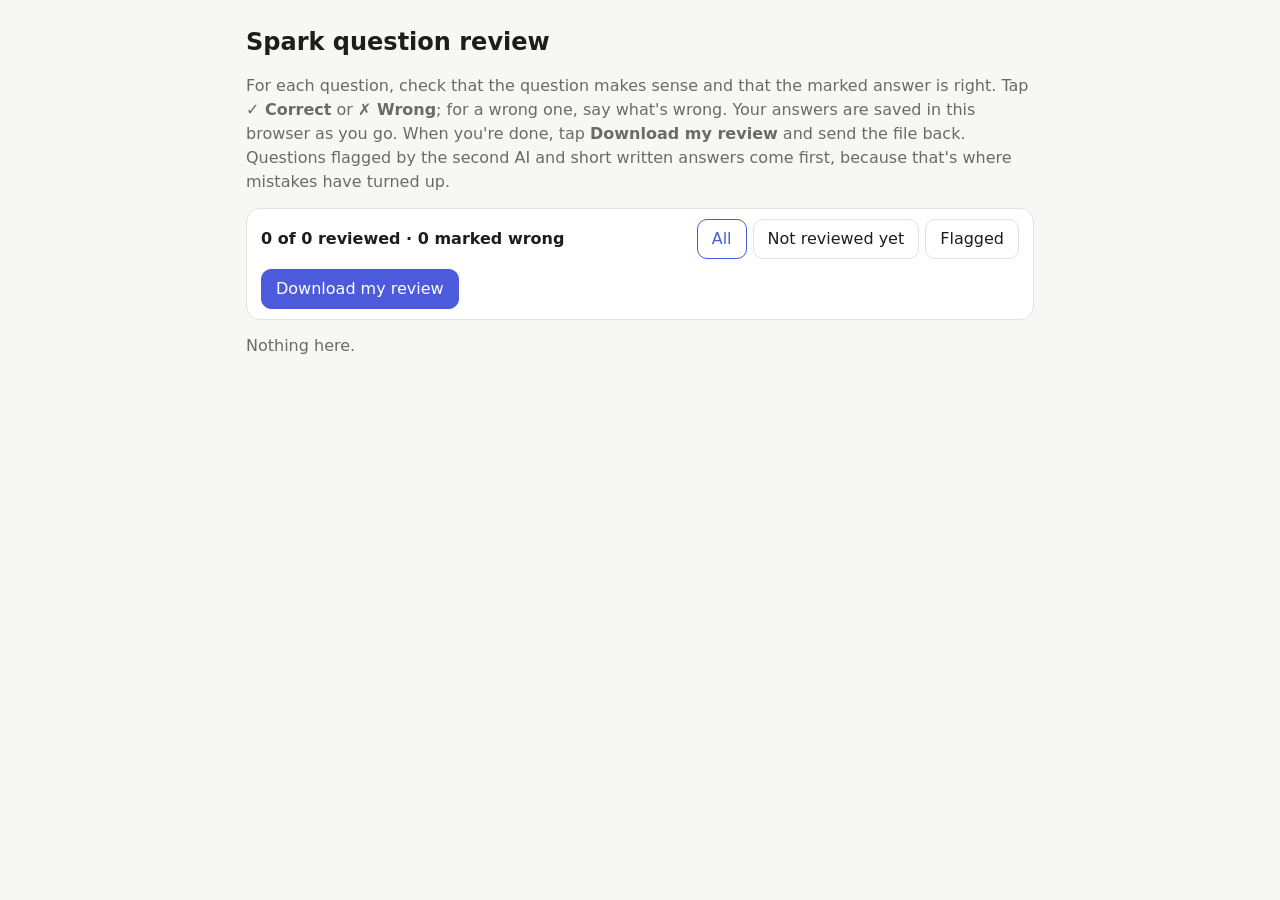
<file: tests/bank/review-template.html>
<!doctype html>
<html lang="en">
<head>
<meta charset="utf-8">
<meta name="viewport" content="width=device-width, initial-scale=1">
<title>Spark question review</title>
<style>
  :root { --bg: #f7f7f5; --panel: #fff; --ink: #1d1d1b; --muted: #6b6b66; --line: #e3e2dd; --accent: #4b5bdc; --good: #1f9d63; --bad: #c8412b; }
  @media (prefers-color-scheme: dark) { :root { --bg: #151514; --panel: #1f1f1d; --ink: #ecebe6; --muted: #a3a29b; --line: #34332f; --accent: #8b97ff; --good: #3dcb8a; --bad: #ff7a63; } }
  * { box-sizing: border-box; }
  body { margin: 0; background: var(--bg); color: var(--ink); font: 16px/1.5 system-ui, -apple-system, "Segoe UI", sans-serif; }
  main { max-width: 820px; margin: 0 auto; padding: 24px 16px 96px; display: grid; gap: 14px; }
  h1 { margin: 0; font-size: 24px; }
  .lead { margin: 0; color: var(--muted); }
  .bar { position: sticky; top: 0; z-index: 2; display: flex; gap: 10px; align-items: center; flex-wrap: wrap; padding: 10px 14px; background: var(--panel); border: 1px solid var(--line); border-radius: 14px; }
  .bar .n { font-weight: 600; } .bar .sp { flex: 1; }
  button { font: inherit; padding: 7px 14px; border-radius: 10px; border: 1px solid var(--line); background: var(--panel); color: var(--ink); cursor: pointer; }
  button.pri { background: var(--accent); border-color: var(--accent); color: #fff; }
  .q { padding: 16px; background: var(--panel); border: 1px solid var(--line); border-radius: 16px; display: grid; gap: 8px; min-width: 0; }
  .q.ok { border-color: var(--good); } .q.wrong { border-color: var(--bad); }
  .meta { display: flex; gap: 6px; flex-wrap: wrap; font-size: 13px; color: var(--muted); }
  .meta span { padding: 1px 8px; border: 1px solid var(--line); border-radius: 999px; }
  .meta .flag { color: var(--bad); border-color: var(--bad); }
  .text { white-space: pre-wrap; overflow-wrap: anywhere; font-weight: 500; }
  ol.opts { margin: 0; padding-left: 0; list-style: none; display: grid; gap: 4px; }
  ol.opts li { padding: 4px 10px; border-radius: 8px; overflow-wrap: anywhere; }
  ol.opts li.key { background: color-mix(in srgb, var(--good) 14%, transparent); font-weight: 600; }
  .ans { padding: 8px 10px; border-radius: 8px; background: color-mix(in srgb, var(--good) 10%, transparent); overflow-wrap: anywhere; }
  .small { font-size: 14px; color: var(--muted); overflow-wrap: anywhere; }
  .acts { display: flex; gap: 8px; flex-wrap: wrap; align-items: center; }
  .acts button[aria-pressed="true"].okb { background: var(--good); border-color: var(--good); color: #fff; }
  .acts button[aria-pressed="true"].badb { background: var(--bad); border-color: var(--bad); color: #fff; }
  textarea { width: 100%; min-height: 54px; font: inherit; padding: 8px; border-radius: 10px; border: 1px solid var(--line); background: var(--bg); color: var(--ink); }
  .filters { display: flex; gap: 6px; flex-wrap: wrap; }
  .filters button[aria-pressed="true"] { border-color: var(--accent); color: var(--accent); }
</style>
</head>
<body>
<main>
  <h1>Spark question review</h1>
  <p class="lead">For each question, check that the question makes sense and that the marked answer is right. Tap <b>✓ Correct</b> or <b>✗ Wrong</b>; for a wrong one, say what's wrong. Your answers are saved in this browser as you go. When you're done, tap <b>Download my review</b> and send the file back. Questions flagged by the second AI and short written answers come first, because that's where mistakes have turned up.</p>
  <div class="bar"><span class="n" id="count"></span><span class="sp"></span>
    <div class="filters" id="filters"><button data-f="all" aria-pressed="true">All</button><button data-f="todo" aria-pressed="false">Not reviewed yet</button><button data-f="flag" aria-pressed="false">Flagged</button></div>
    <button class="pri" id="dl">Download my review</button></div>
  <div id="list"></div>
</main>
<script>
const DATA = /*DATA*/[];
const KEY = 'spark-review-' + (DATA.length ? DATA[0].id + DATA.length : 'x');
let D = {}; try { D = JSON.parse(localStorage.getItem(KEY) || '{}'); } catch (e) {}
const save = () => { try { localStorage.setItem(KEY, JSON.stringify(D)); } catch (e) {} };
const esc = s => String(s == null ? '' : s).replace(/[&<>"']/g, c => ({ '&': '&amp;', '<': '&lt;', '>': '&gt;', '"': '&quot;', "'": '&#39;' }[c]));
let filter = 'all';
const flagged = q => q.crossCheck && q.crossCheck.result !== 'agree';
function card(q) {
  const d = D[q.id] || {}, L = 'ABCD';
  return `<article class="q ${d.verdict || ''}" data-id="${esc(q.id)}">
    <div class="meta"><span>${esc(q.subject)}${q.class ? ' · Class ' + q.class : ''}</span><span>${esc(q.topic)}</span><span>Level ${q.level}</span><span>${q.type === 'mcq' ? 'Multiple choice' : 'Short answer'}</span>${flagged(q) ? `<span class="flag">Flagged: second AI ${esc(q.crossCheck.result)}${q.crossCheck.checkerAnswer ? ' (chose ' + esc(q.crossCheck.checkerAnswer) + ')' : ''}</span>` : ''}<span>${esc(q.id)}</span></div>
    <div class="text">${esc(q.q)}</div>
    ${q.type === 'mcq' ? `<ol class="opts">${q.options.map((o, i) => `<li class="${L[i] === q.answer ? 'key' : ''}">${L[i]}) ${esc(o)}${L[i] === q.answer ? ' ✓ marked answer' : ''}</li>`).join('')}</ol>` : `<div class="ans"><b>Marked answer:</b> ${esc(q.answer)}<br><span class="small">Key points: ${esc((q.keyPoints || []).join(' · '))}</span></div>`}
    <div class="small"><b>Why:</b> ${esc(q.explanation)}</div>
    ${q.crossCheck && q.crossCheck.note ? `<div class="small"><b>Notes:</b> ${esc(q.crossCheck.note)}</div>` : ''}
    <div class="acts"><button class="okb" data-v="ok" aria-pressed="${d.verdict === 'ok'}">✓ Correct</button><button class="badb" data-v="wrong" aria-pressed="${d.verdict === 'wrong'}">✗ Wrong</button></div>
    <textarea placeholder="What's wrong, or the right answer (optional)" aria-label="Note for ${esc(q.id)}">${esc(d.note || '')}</textarea>
  </article>`;
}
function render() {
  const show = DATA.filter(q => filter === 'all' || (filter === 'todo' && !(D[q.id] && D[q.id].verdict)) || (filter === 'flag' && flagged(q)));
  document.getElementById('list').innerHTML = show.map(card).join('') || '<p class="lead">Nothing here.</p>';
  const done = DATA.filter(q => D[q.id] && D[q.id].verdict).length, wrong = DATA.filter(q => D[q.id] && D[q.id].verdict === 'wrong').length;
  document.getElementById('count').textContent = `${done} of ${DATA.length} reviewed · ${wrong} marked wrong`;
}
document.getElementById('list').addEventListener('click', e => {
  const b = e.target.closest('button[data-v]'); if (!b) return;
  const id = b.closest('.q').dataset.id; D[id] = Object.assign(D[id] || {}, { verdict: b.dataset.v }); save(); render();
});
document.getElementById('list').addEventListener('input', e => {
  if (e.target.tagName !== 'TEXTAREA') return; const id = e.target.closest('.q').dataset.id; D[id] = Object.assign(D[id] || {}, { note: e.target.value }); save();
  const done = DATA.filter(q => D[q.id] && D[q.id].verdict).length; document.getElementById('count').textContent = `${done} of ${DATA.length} reviewed`;
});
document.getElementById('filters').addEventListener('click', e => { const b = e.target.closest('button'); if (!b) return; filter = b.dataset.f; document.querySelectorAll('#filters button').forEach(x => x.setAttribute('aria-pressed', String(x === b))); render(); });
document.getElementById('dl').onclick = () => {
  const decisions = DATA.filter(q => D[q.id] && D[q.id].verdict).map(q => ({ id: q.id, verdict: D[q.id].verdict, note: D[q.id].note || '' }));
  const a = document.createElement('a'); a.href = URL.createObjectURL(new Blob([JSON.stringify({ reviewedAt: new Date().toISOString(), decisions }, null, 1)], { type: 'application/json' }));
  a.download = 'spark-review.json'; a.click(); setTimeout(() => URL.revokeObjectURL(a.href), 1000);
};
render();
</script>
</body>
</html>
</file>
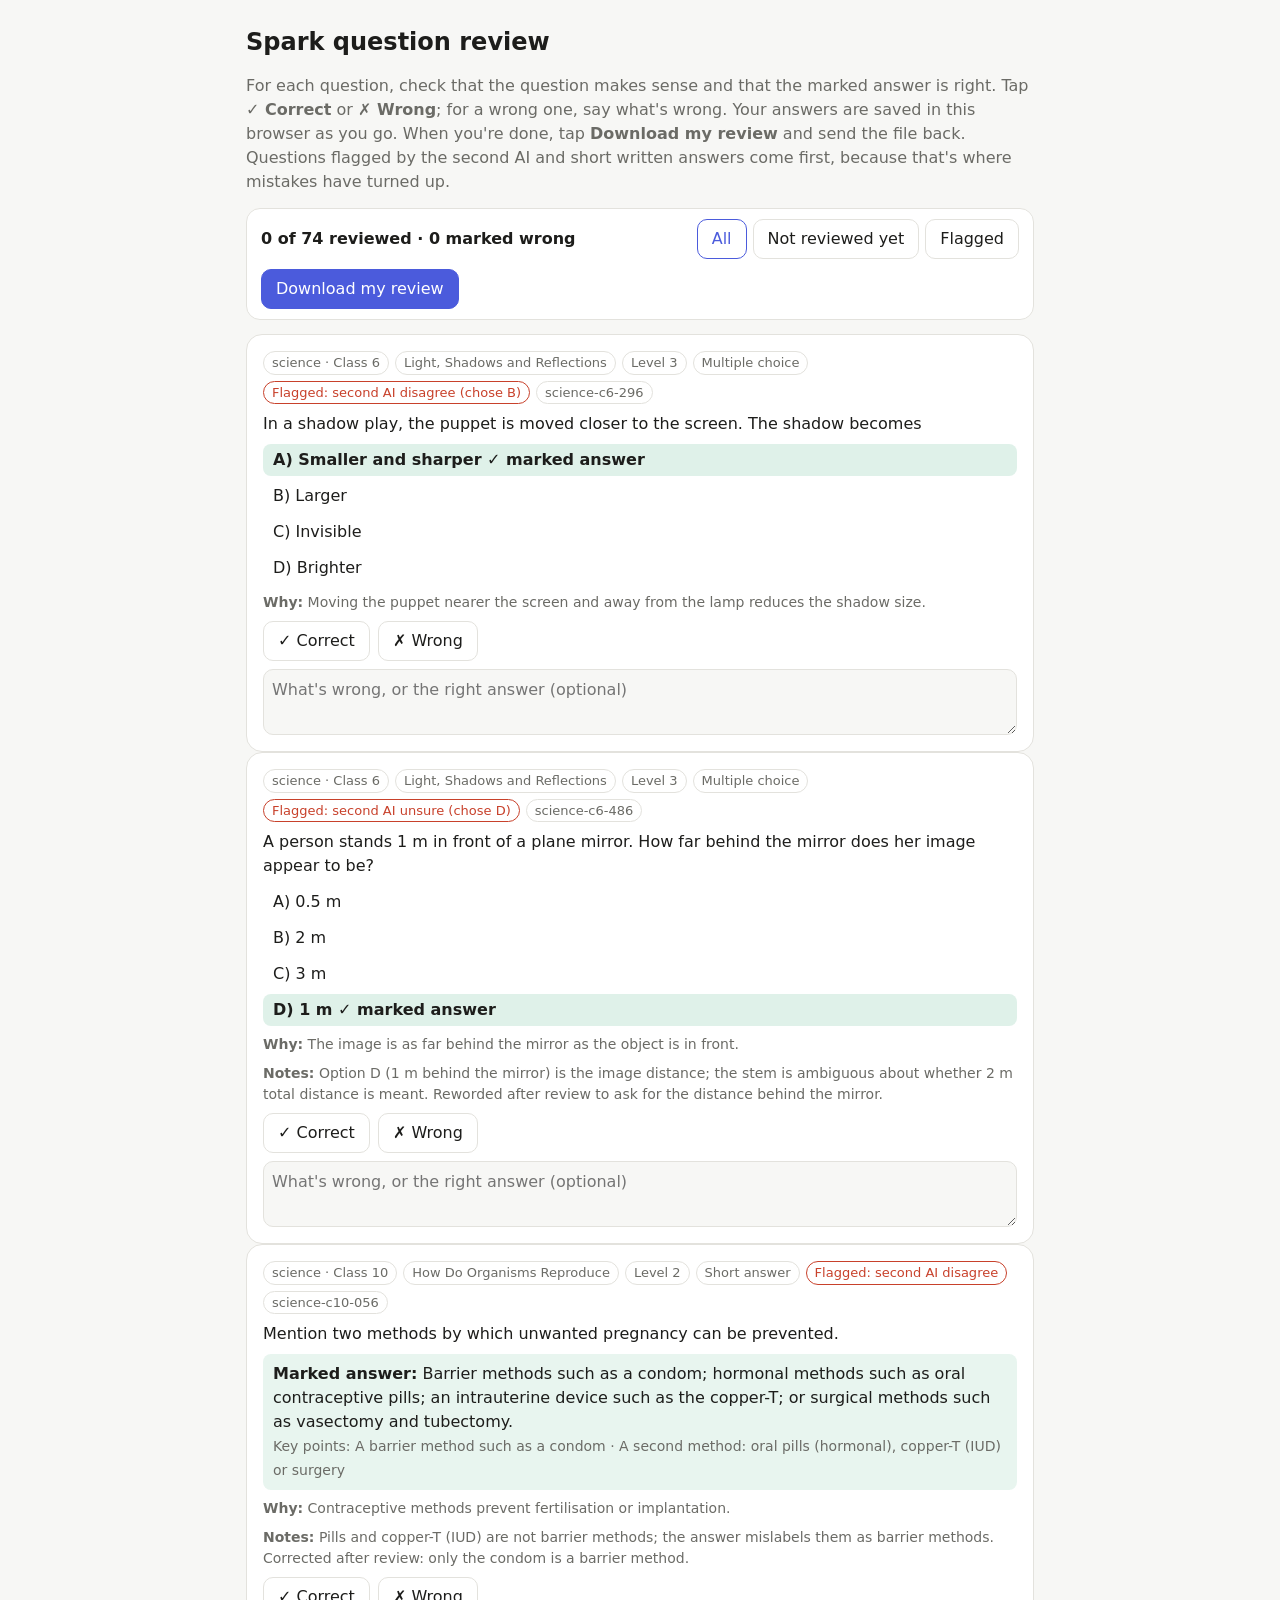
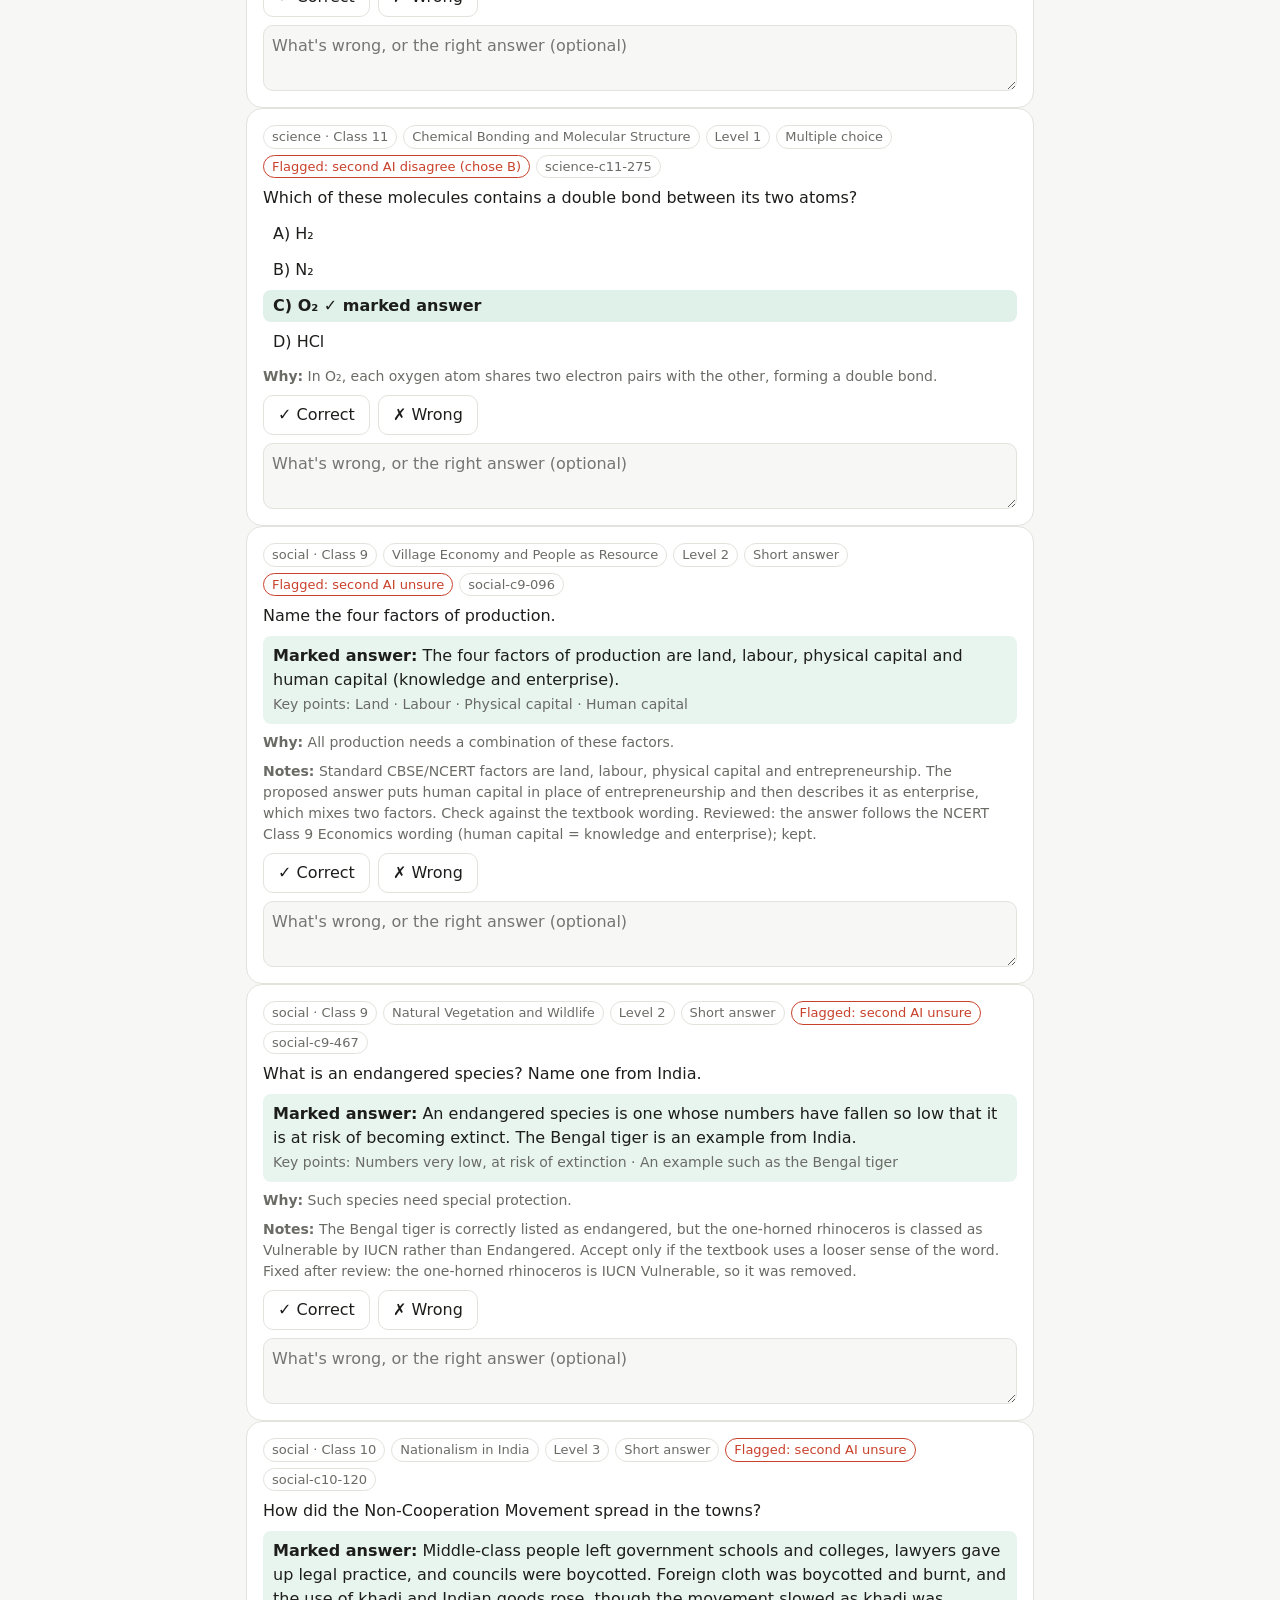
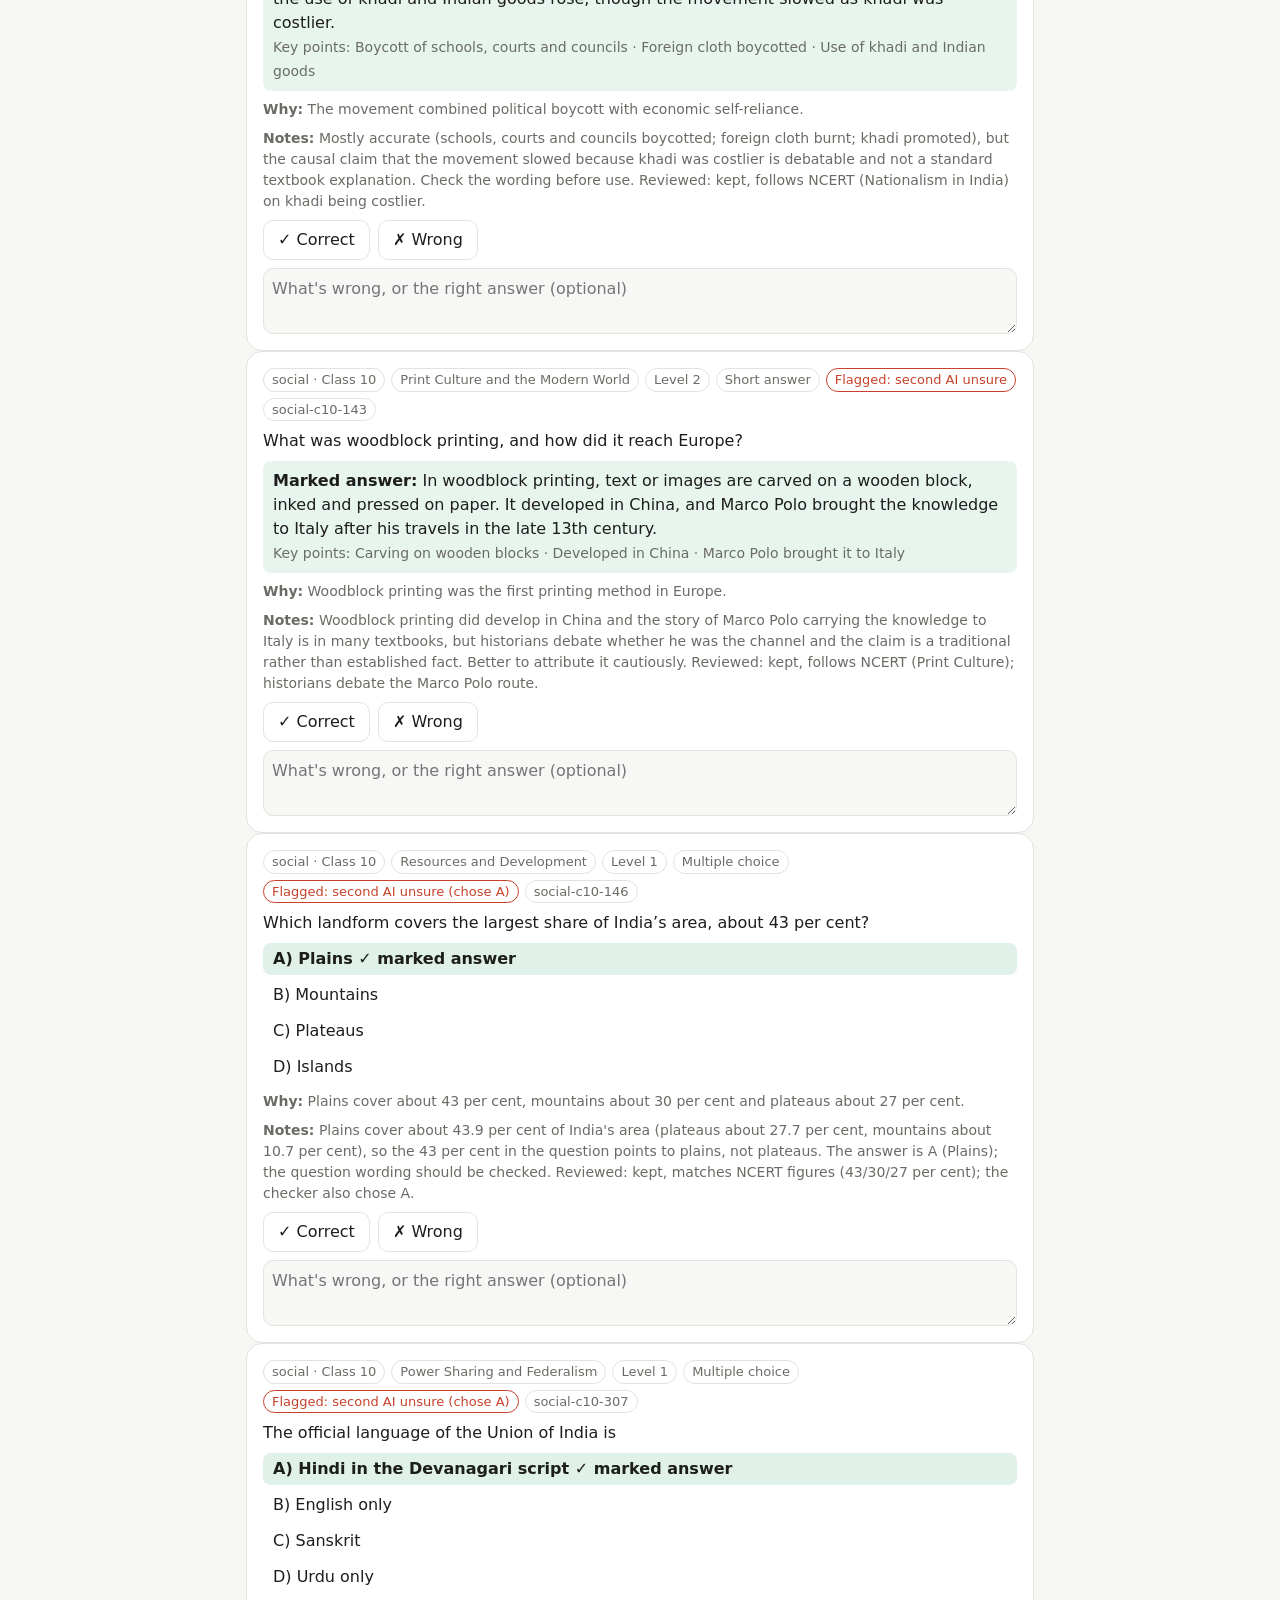
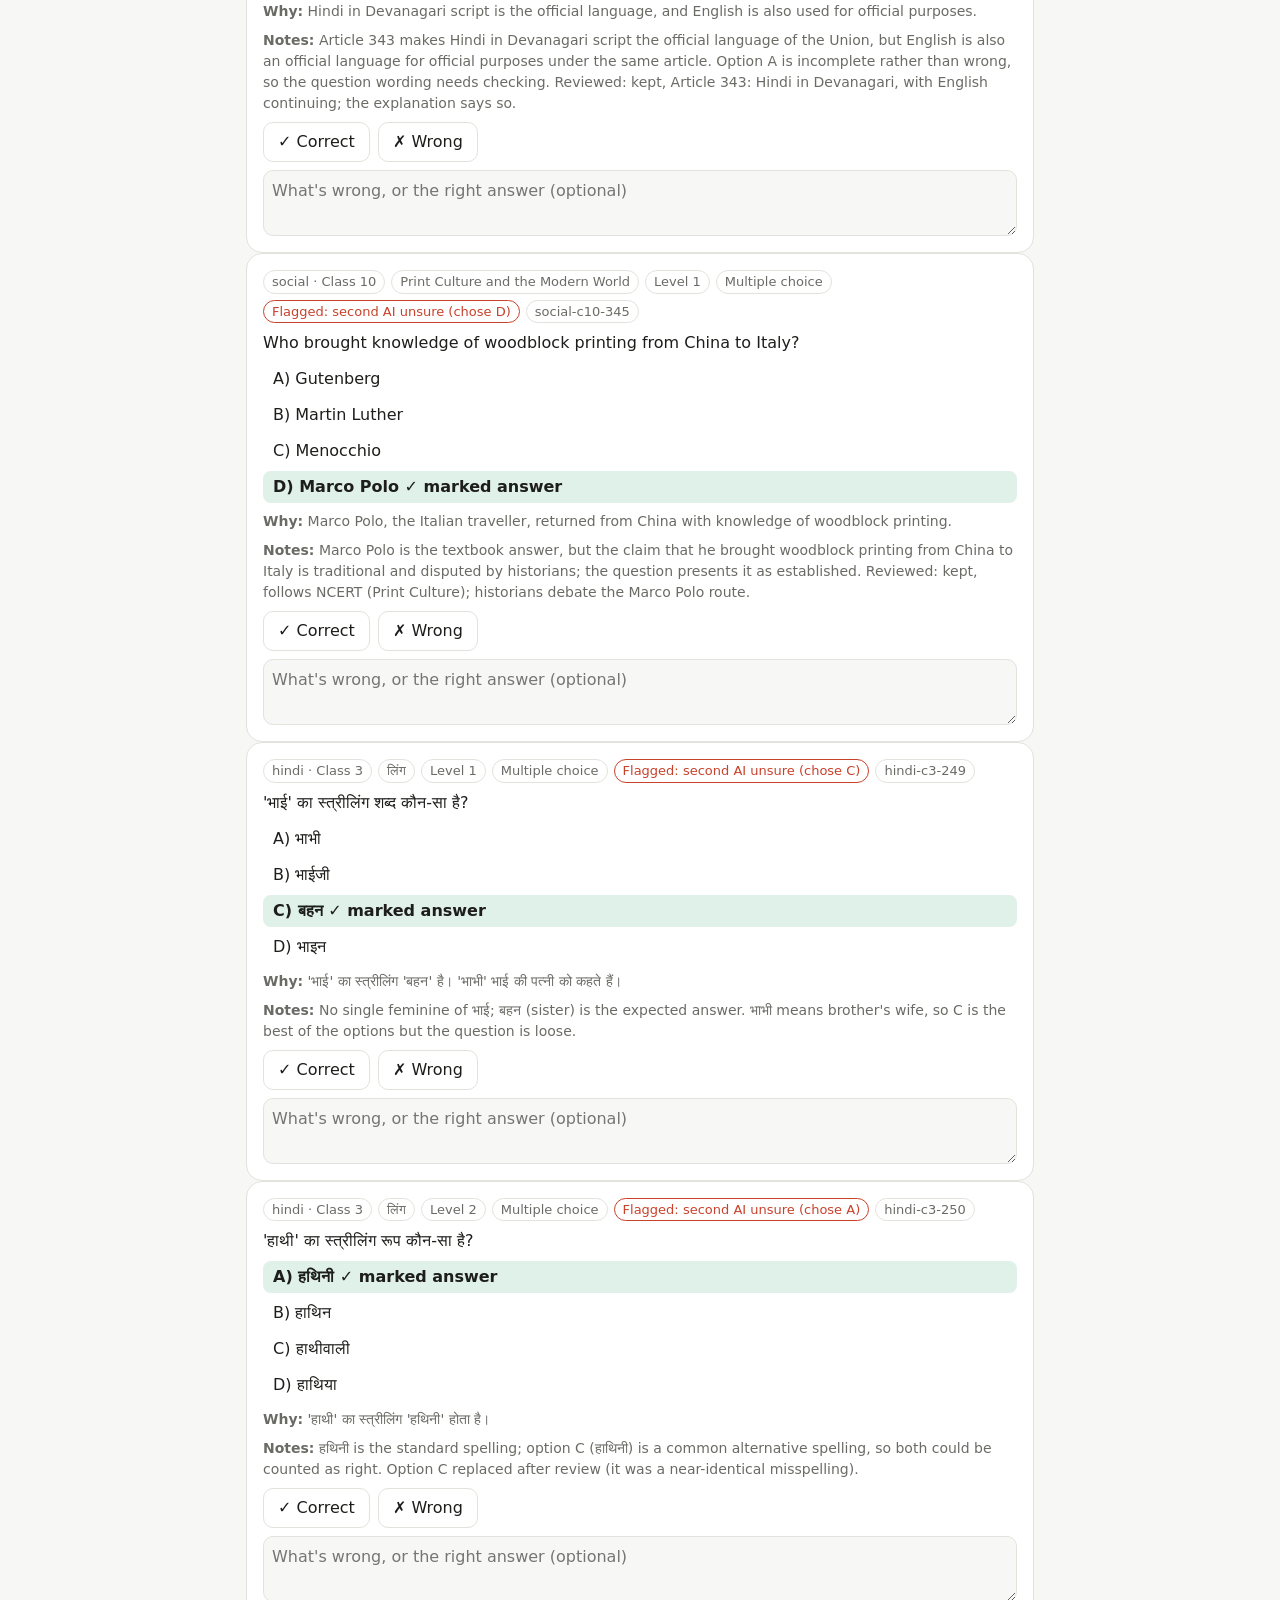
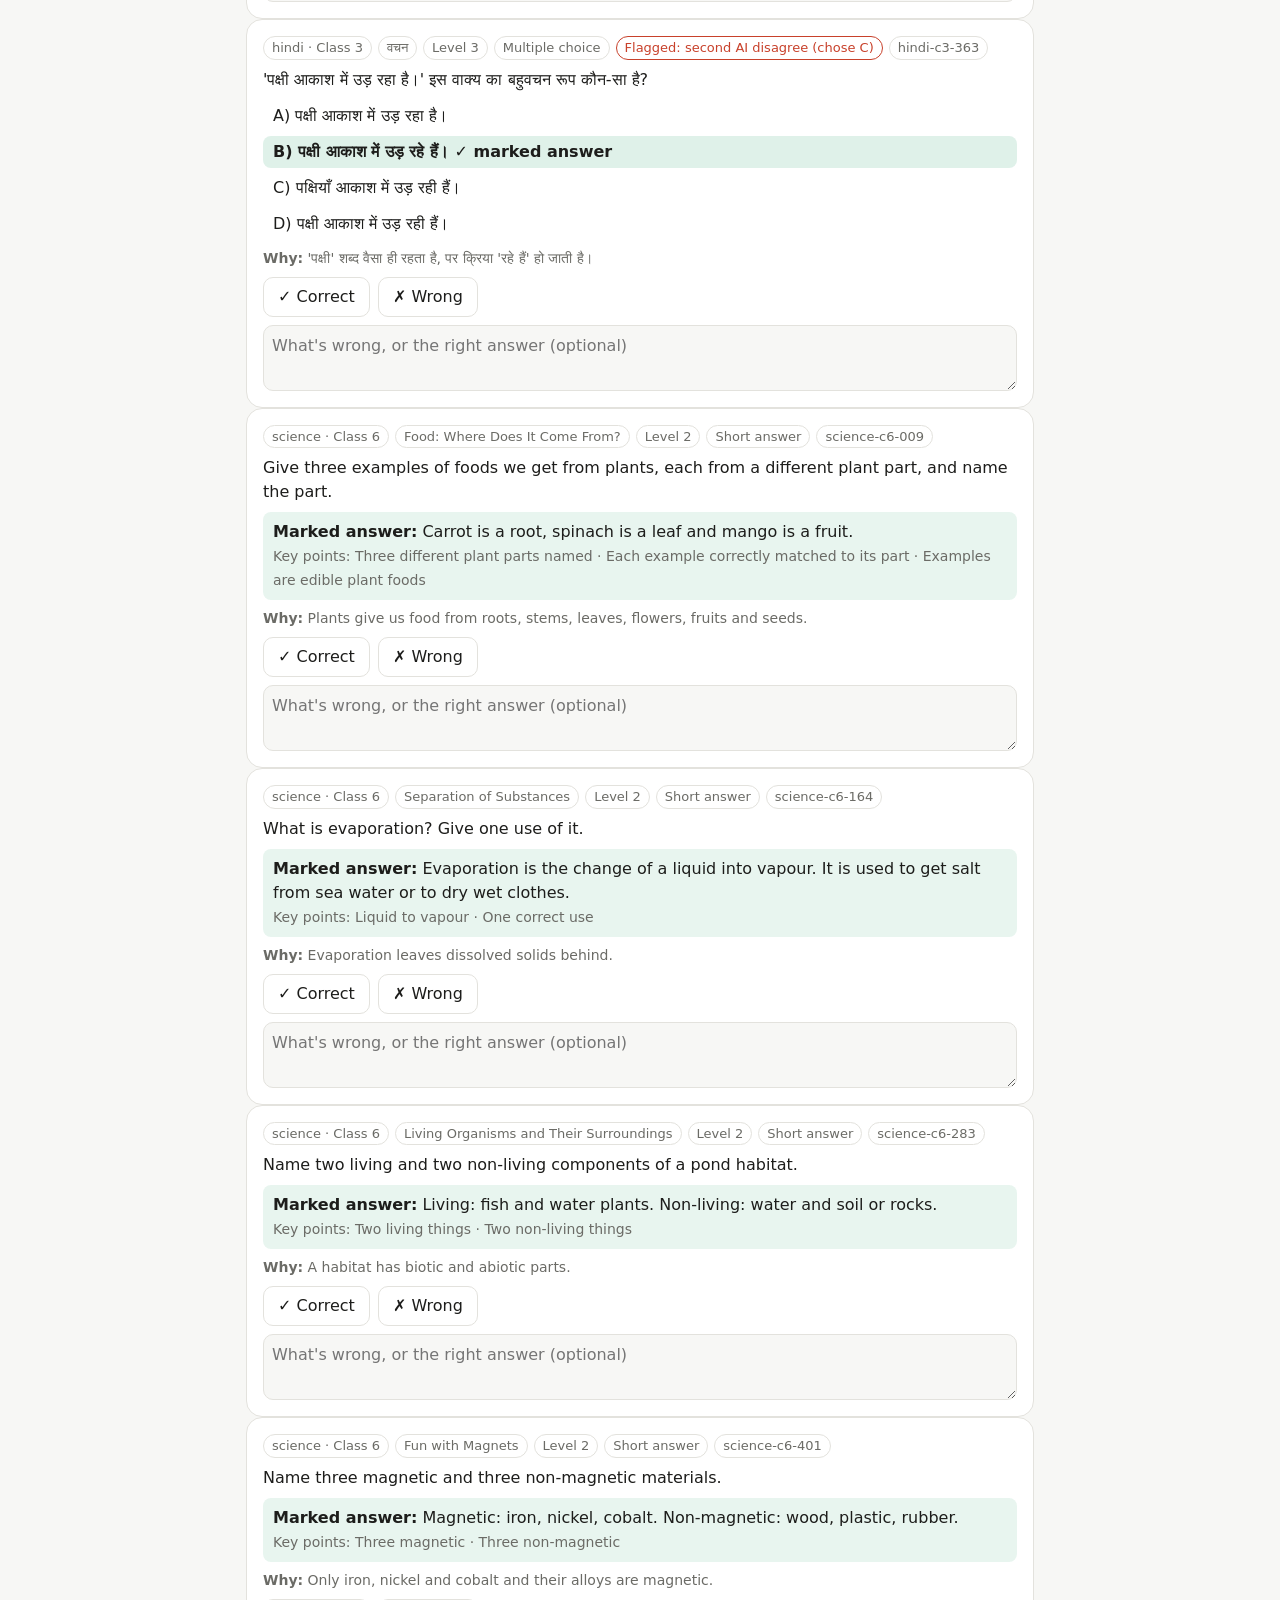
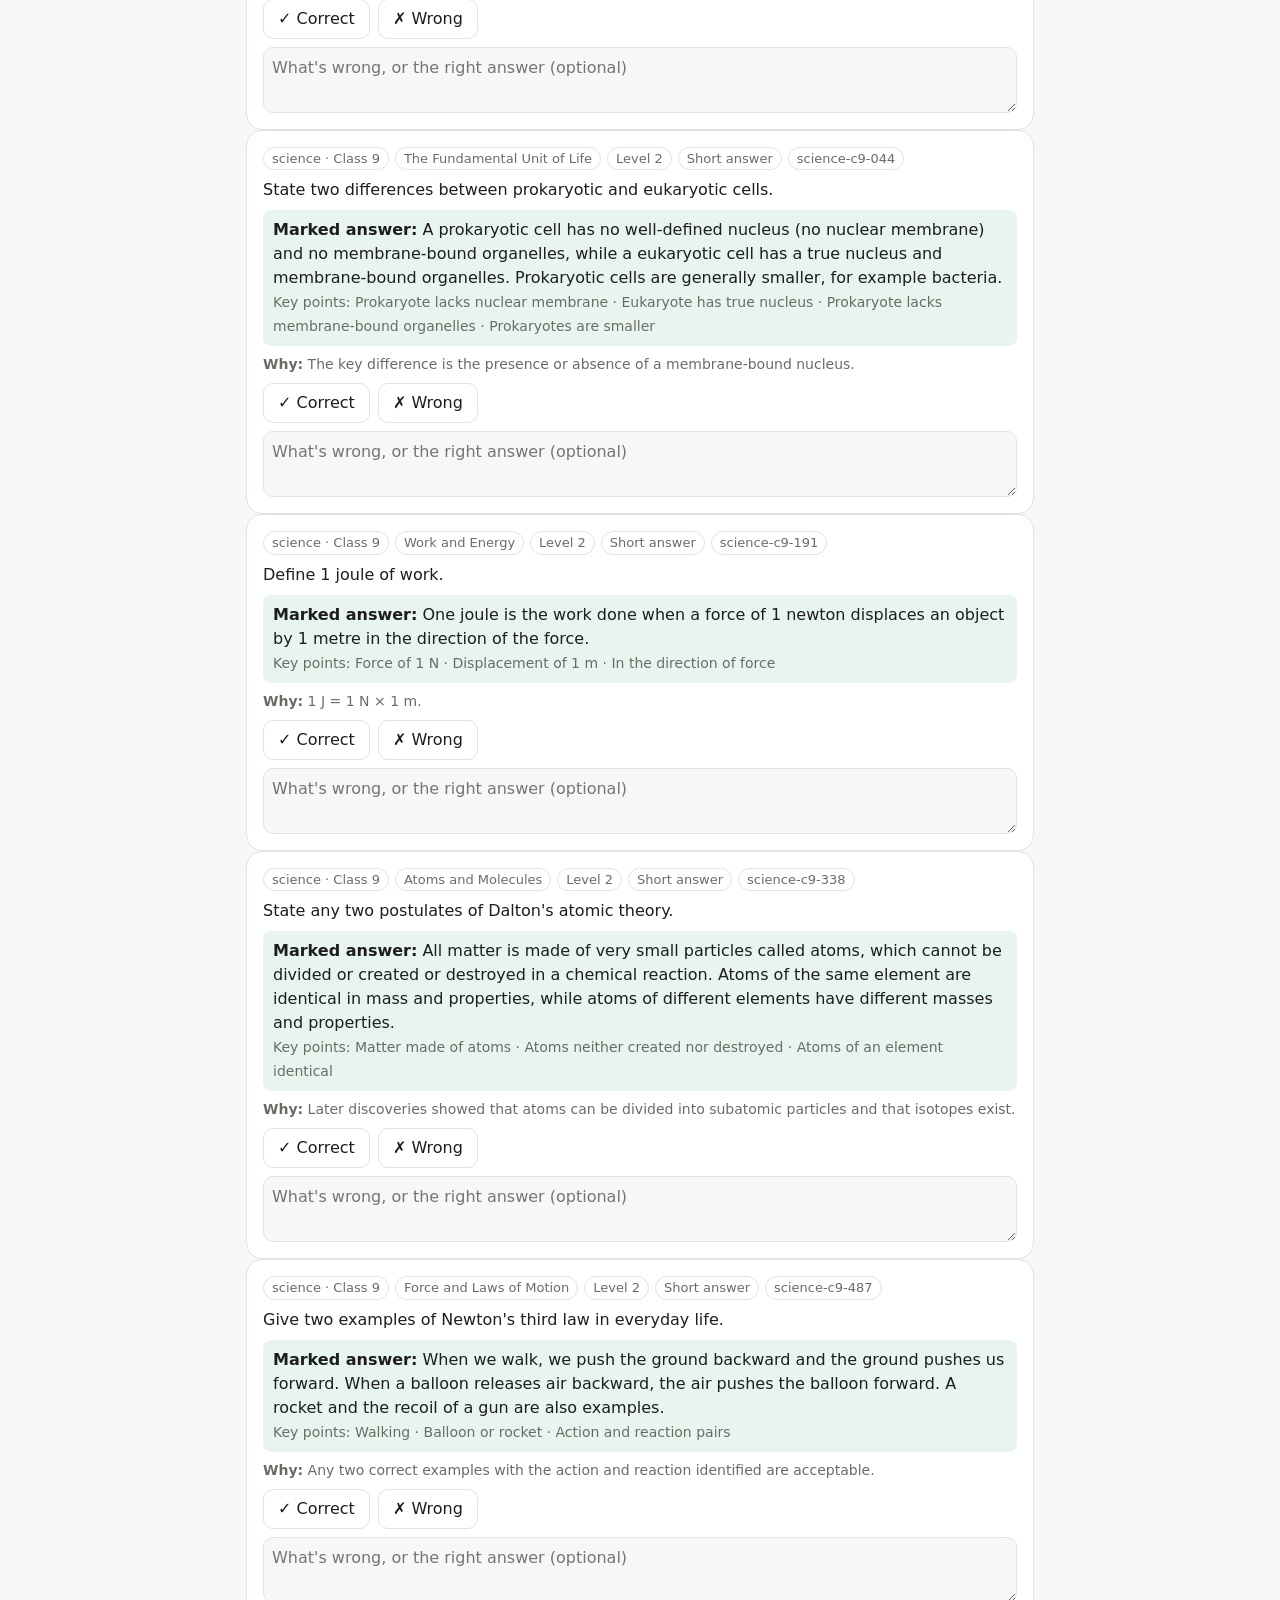
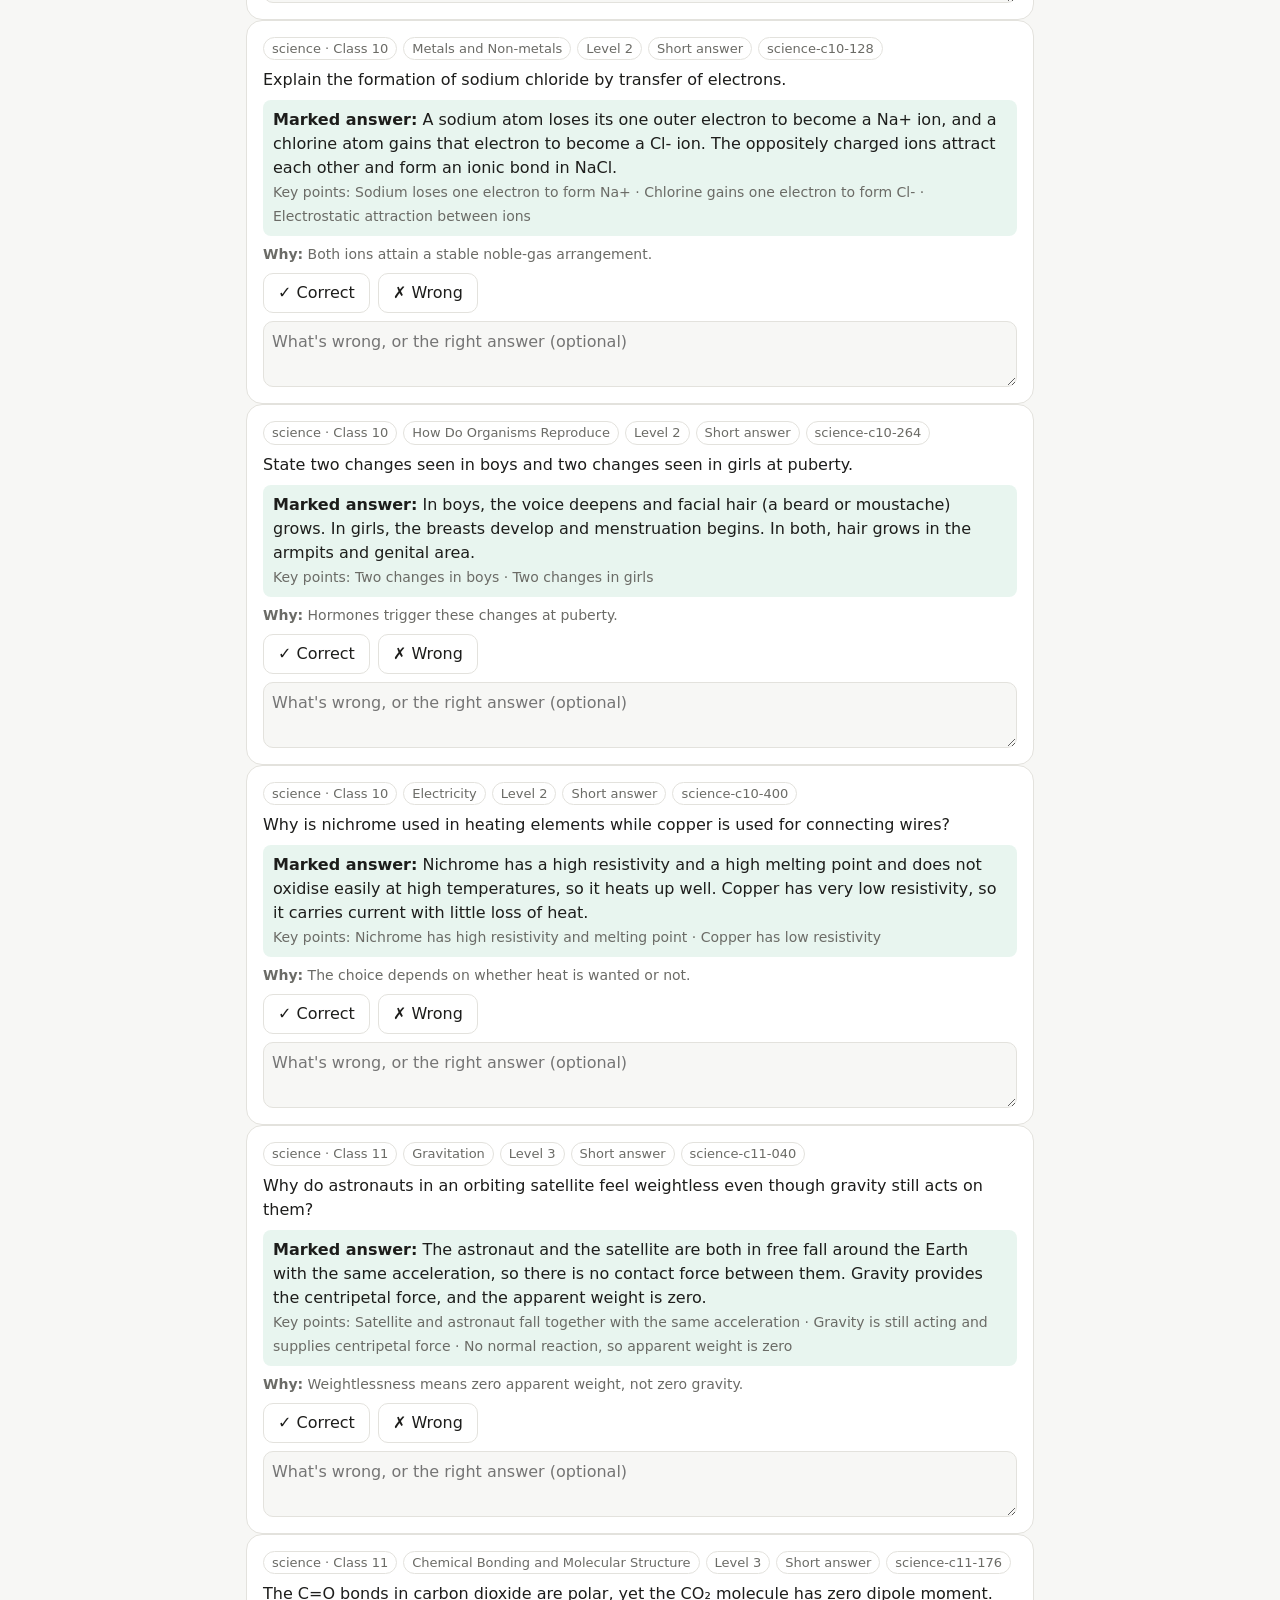
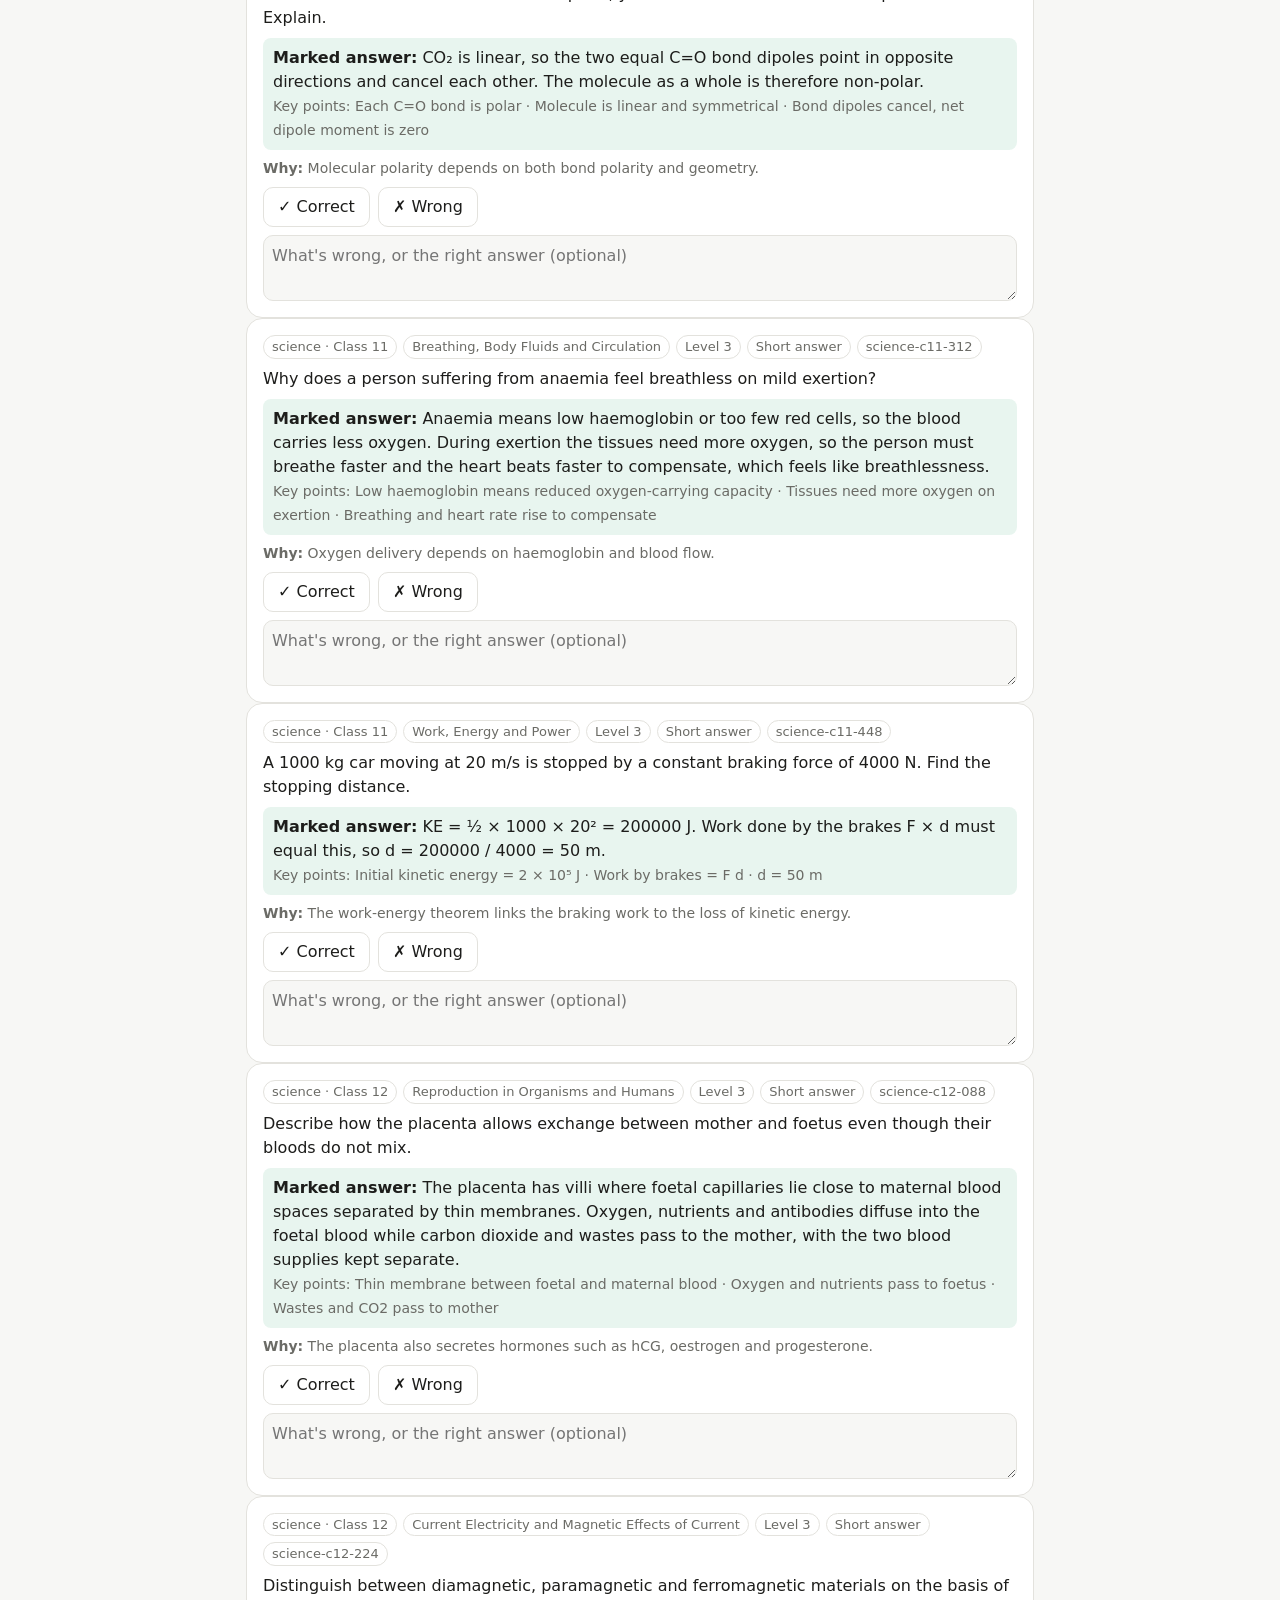
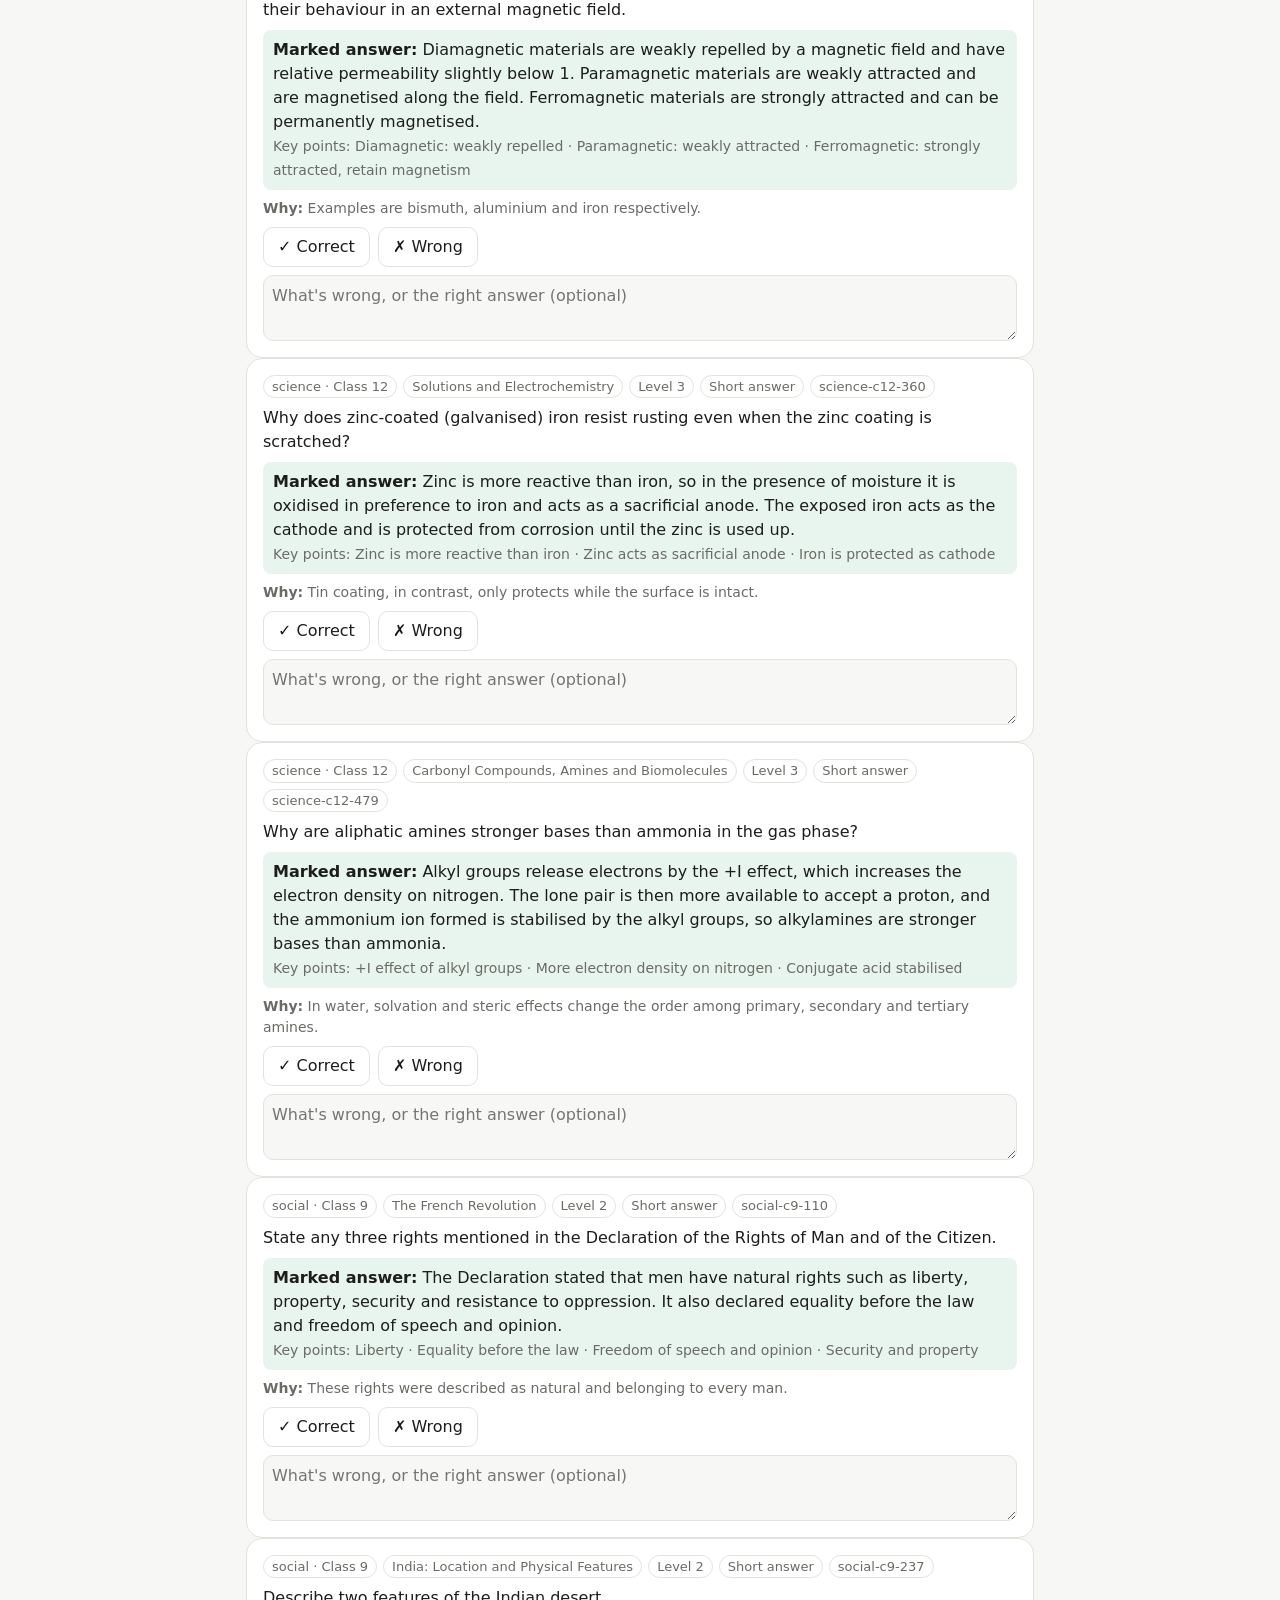
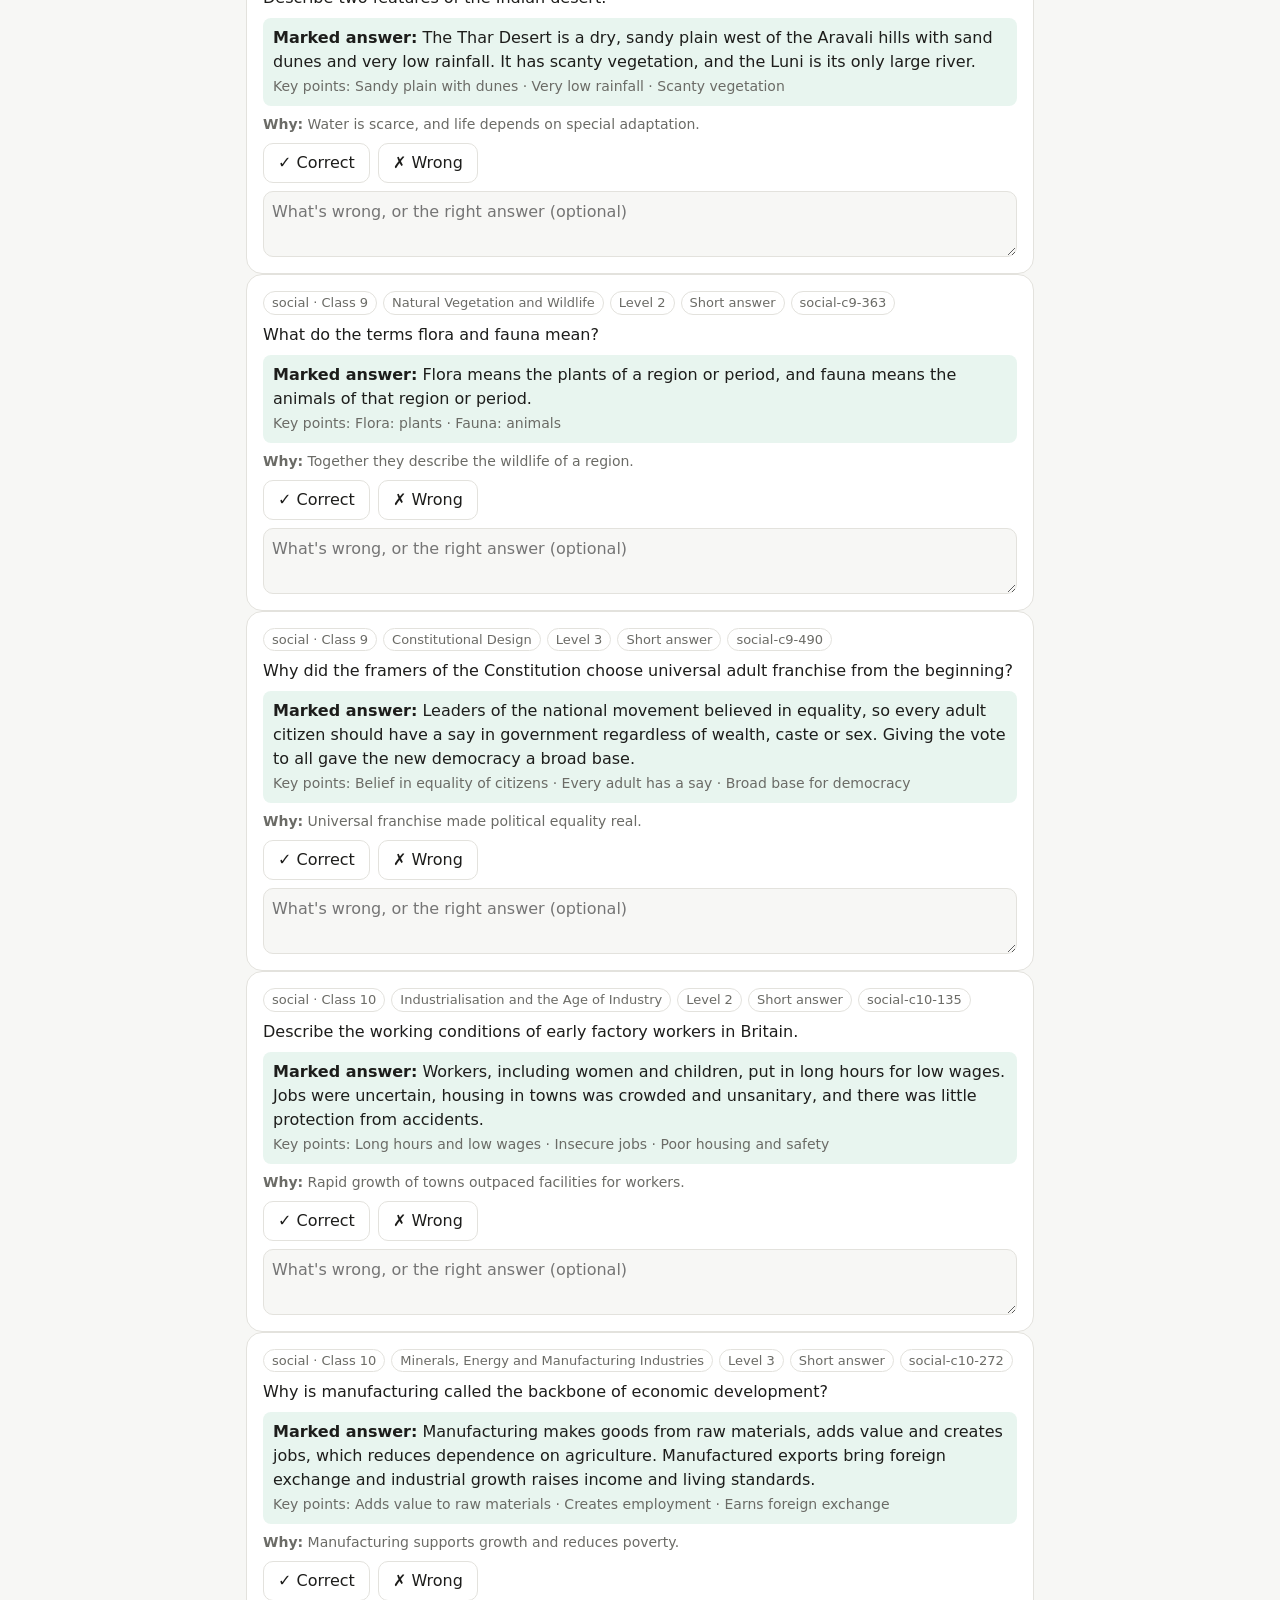
<file: tests/bank/review.html>
<!doctype html>
<html lang="en">
<head>
<meta charset="utf-8">
<meta name="viewport" content="width=device-width, initial-scale=1">
<title>Spark question review</title>
<style>
  :root { --bg: #f7f7f5; --panel: #fff; --ink: #1d1d1b; --muted: #6b6b66; --line: #e3e2dd; --accent: #4b5bdc; --good: #1f9d63; --bad: #c8412b; }
  @media (prefers-color-scheme: dark) { :root { --bg: #151514; --panel: #1f1f1d; --ink: #ecebe6; --muted: #a3a29b; --line: #34332f; --accent: #8b97ff; --good: #3dcb8a; --bad: #ff7a63; } }
  * { box-sizing: border-box; }
  body { margin: 0; background: var(--bg); color: var(--ink); font: 16px/1.5 system-ui, -apple-system, "Segoe UI", sans-serif; }
  main { max-width: 820px; margin: 0 auto; padding: 24px 16px 96px; display: grid; gap: 14px; }
  h1 { margin: 0; font-size: 24px; }
  .lead { margin: 0; color: var(--muted); }
  .bar { position: sticky; top: 0; z-index: 2; display: flex; gap: 10px; align-items: center; flex-wrap: wrap; padding: 10px 14px; background: var(--panel); border: 1px solid var(--line); border-radius: 14px; }
  .bar .n { font-weight: 600; } .bar .sp { flex: 1; }
  button { font: inherit; padding: 7px 14px; border-radius: 10px; border: 1px solid var(--line); background: var(--panel); color: var(--ink); cursor: pointer; }
  button.pri { background: var(--accent); border-color: var(--accent); color: #fff; }
  .q { padding: 16px; background: var(--panel); border: 1px solid var(--line); border-radius: 16px; display: grid; gap: 8px; min-width: 0; }
  .q.ok { border-color: var(--good); } .q.wrong { border-color: var(--bad); }
  .meta { display: flex; gap: 6px; flex-wrap: wrap; font-size: 13px; color: var(--muted); }
  .meta span { padding: 1px 8px; border: 1px solid var(--line); border-radius: 999px; }
  .meta .flag { color: var(--bad); border-color: var(--bad); }
  .text { white-space: pre-wrap; overflow-wrap: anywhere; font-weight: 500; }
  ol.opts { margin: 0; padding-left: 0; list-style: none; display: grid; gap: 4px; }
  ol.opts li { padding: 4px 10px; border-radius: 8px; overflow-wrap: anywhere; }
  ol.opts li.key { background: color-mix(in srgb, var(--good) 14%, transparent); font-weight: 600; }
  .ans { padding: 8px 10px; border-radius: 8px; background: color-mix(in srgb, var(--good) 10%, transparent); overflow-wrap: anywhere; }
  .small { font-size: 14px; color: var(--muted); overflow-wrap: anywhere; }
  .acts { display: flex; gap: 8px; flex-wrap: wrap; align-items: center; }
  .acts button[aria-pressed="true"].okb { background: var(--good); border-color: var(--good); color: #fff; }
  .acts button[aria-pressed="true"].badb { background: var(--bad); border-color: var(--bad); color: #fff; }
  textarea { width: 100%; min-height: 54px; font: inherit; padding: 8px; border-radius: 10px; border: 1px solid var(--line); background: var(--bg); color: var(--ink); }
  .filters { display: flex; gap: 6px; flex-wrap: wrap; }
  .filters button[aria-pressed="true"] { border-color: var(--accent); color: var(--accent); }
</style>
</head>
<body>
<main>
  <h1>Spark question review</h1>
  <p class="lead">For each question, check that the question makes sense and that the marked answer is right. Tap <b>✓ Correct</b> or <b>✗ Wrong</b>; for a wrong one, say what's wrong. Your answers are saved in this browser as you go. When you're done, tap <b>Download my review</b> and send the file back. Questions flagged by the second AI and short written answers come first, because that's where mistakes have turned up.</p>
  <div class="bar"><span class="n" id="count"></span><span class="sp"></span>
    <div class="filters" id="filters"><button data-f="all" aria-pressed="true">All</button><button data-f="todo" aria-pressed="false">Not reviewed yet</button><button data-f="flag" aria-pressed="false">Flagged</button></div>
    <button class="pri" id="dl">Download my review</button></div>
  <div id="list"></div>
</main>
<script>
const DATA = [{"id":"science-c6-296","board":"CBSE","class":6,"subject":"science","topic":"Light, Shadows and Reflections","level":3,"type":"mcq","q":"In a shadow play, the puppet is moved closer to the screen. The shadow becomes","options":["Smaller and sharper","Larger","Invisible","Brighter"],"answer":"A","explanation":"Moving the puppet nearer the screen and away from the lamp reduces the shadow size.","source":"ai-drafted","status":"unverified","reviewed":false,"crossCheck":{"result":"disagree","checkerAnswer":"B"}},{"id":"science-c6-486","board":"CBSE","class":6,"subject":"science","topic":"Light, Shadows and Reflections","level":3,"type":"mcq","q":"A person stands 1 m in front of a plane mirror. How far behind the mirror does her image appear to be?","options":["0.5 m","2 m","3 m","1 m"],"answer":"D","explanation":"The image is as far behind the mirror as the object is in front.","source":"ai-drafted","status":"unverified","reviewed":false,"crossCheck":{"result":"unsure","checkerAnswer":"D","note":"Option D (1 m behind the mirror) is the image distance; the stem is ambiguous about whether 2 m total distance is meant. Reworded after review to ask for the distance behind the mirror."}},{"id":"science-c10-056","board":"CBSE","class":10,"subject":"science","topic":"How Do Organisms Reproduce","level":2,"type":"short","q":"Mention two methods by which unwanted pregnancy can be prevented.","answer":"Barrier methods such as a condom; hormonal methods such as oral contraceptive pills; an intrauterine device such as the copper-T; or surgical methods such as vasectomy and tubectomy.","keyPoints":["A barrier method such as a condom","A second method: oral pills (hormonal), copper-T (IUD) or surgery"],"explanation":"Contraceptive methods prevent fertilisation or implantation.","source":"ai-drafted","status":"unverified","reviewed":false,"crossCheck":{"result":"disagree","note":"Pills and copper-T (IUD) are not barrier methods; the answer mislabels them as barrier methods. Corrected after review: only the condom is a barrier method."}},{"id":"science-c11-275","board":"CBSE","class":11,"subject":"science","topic":"Chemical Bonding and Molecular Structure","level":1,"type":"mcq","q":"Which of these molecules contains a double bond between its two atoms?","options":["H₂","N₂","O₂","HCl"],"answer":"C","explanation":"In O₂, each oxygen atom shares two electron pairs with the other, forming a double bond.","source":"ai-drafted","status":"unverified","reviewed":false,"crossCheck":{"result":"disagree","checkerAnswer":"B"}},{"id":"social-c9-096","board":"CBSE","class":9,"subject":"social","topic":"Village Economy and People as Resource","level":2,"type":"short","q":"Name the four factors of production.","answer":"The four factors of production are land, labour, physical capital and human capital (knowledge and enterprise).","keyPoints":["Land","Labour","Physical capital","Human capital"],"explanation":"All production needs a combination of these factors.","source":"ai-drafted","status":"unverified","reviewed":false,"crossCheck":{"result":"unsure","note":"Standard CBSE/NCERT factors are land, labour, physical capital and entrepreneurship. The proposed answer puts human capital in place of entrepreneurship and then describes it as enterprise, which mixes two factors. Check against the textbook wording. Reviewed: the answer follows the NCERT Class 9 Economics wording (human capital = knowledge and enterprise); kept."}},{"id":"social-c9-467","board":"CBSE","class":9,"subject":"social","topic":"Natural Vegetation and Wildlife","level":2,"type":"short","q":"What is an endangered species? Name one from India.","answer":"An endangered species is one whose numbers have fallen so low that it is at risk of becoming extinct. The Bengal tiger is an example from India.","keyPoints":["Numbers very low, at risk of extinction","An example such as the Bengal tiger"],"explanation":"Such species need special protection.","source":"ai-drafted","status":"unverified","reviewed":false,"crossCheck":{"result":"unsure","note":"The Bengal tiger is correctly listed as endangered, but the one-horned rhinoceros is classed as Vulnerable by IUCN rather than Endangered. Accept only if the textbook uses a looser sense of the word. Fixed after review: the one-horned rhinoceros is IUCN Vulnerable, so it was removed."}},{"id":"social-c10-120","board":"CBSE","class":10,"subject":"social","topic":"Nationalism in India","level":3,"type":"short","q":"How did the Non-Cooperation Movement spread in the towns?","answer":"Middle-class people left government schools and colleges, lawyers gave up legal practice, and councils were boycotted. Foreign cloth was boycotted and burnt, and the use of khadi and Indian goods rose, though the movement slowed as khadi was costlier.","keyPoints":["Boycott of schools, courts and councils","Foreign cloth boycotted","Use of khadi and Indian goods"],"explanation":"The movement combined political boycott with economic self-reliance.","source":"ai-drafted","status":"unverified","reviewed":false,"crossCheck":{"result":"unsure","note":"Mostly accurate (schools, courts and councils boycotted; foreign cloth burnt; khadi promoted), but the causal claim that the movement slowed because khadi was costlier is debatable and not a standard textbook explanation. Check the wording before use. Reviewed: kept, follows NCERT (Nationalism in India) on khadi being costlier."}},{"id":"social-c10-143","board":"CBSE","class":10,"subject":"social","topic":"Print Culture and the Modern World","level":2,"type":"short","q":"What was woodblock printing, and how did it reach Europe?","answer":"In woodblock printing, text or images are carved on a wooden block, inked and pressed on paper. It developed in China, and Marco Polo brought the knowledge to Italy after his travels in the late 13th century.","keyPoints":["Carving on wooden blocks","Developed in China","Marco Polo brought it to Italy"],"explanation":"Woodblock printing was the first printing method in Europe.","source":"ai-drafted","status":"unverified","reviewed":false,"crossCheck":{"result":"unsure","note":"Woodblock printing did develop in China and the story of Marco Polo carrying the knowledge to Italy is in many textbooks, but historians debate whether he was the channel and the claim is a traditional rather than established fact. Better to attribute it cautiously. Reviewed: kept, follows NCERT (Print Culture); historians debate the Marco Polo route."}},{"id":"social-c10-146","board":"CBSE","class":10,"subject":"social","topic":"Resources and Development","level":1,"type":"mcq","q":"Which landform covers the largest share of India’s area, about 43 per cent?","options":["Plains","Mountains","Plateaus","Islands"],"answer":"A","explanation":"Plains cover about 43 per cent, mountains about 30 per cent and plateaus about 27 per cent.","source":"ai-drafted","status":"unverified","reviewed":false,"crossCheck":{"result":"unsure","checkerAnswer":"A","note":"Plains cover about 43.9 per cent of India's area (plateaus about 27.7 per cent, mountains about 10.7 per cent), so the 43 per cent in the question points to plains, not plateaus. The answer is A (Plains); the question wording should be checked. Reviewed: kept, matches NCERT figures (43/30/27 per cent); the checker also chose A."}},{"id":"social-c10-307","board":"CBSE","class":10,"subject":"social","topic":"Power Sharing and Federalism","level":1,"type":"mcq","q":"The official language of the Union of India is","options":["Hindi in the Devanagari script","English only","Sanskrit","Urdu only"],"answer":"A","explanation":"Hindi in Devanagari script is the official language, and English is also used for official purposes.","source":"ai-drafted","status":"unverified","reviewed":false,"crossCheck":{"result":"unsure","checkerAnswer":"A","note":"Article 343 makes Hindi in Devanagari script the official language of the Union, but English is also an official language for official purposes under the same article. Option A is incomplete rather than wrong, so the question wording needs checking. Reviewed: kept, Article 343: Hindi in Devanagari, with English continuing; the explanation says so."}},{"id":"social-c10-345","board":"CBSE","class":10,"subject":"social","topic":"Print Culture and the Modern World","level":1,"type":"mcq","q":"Who brought knowledge of woodblock printing from China to Italy?","options":["Gutenberg","Martin Luther","Menocchio","Marco Polo"],"answer":"D","explanation":"Marco Polo, the Italian traveller, returned from China with knowledge of woodblock printing.","source":"ai-drafted","status":"unverified","reviewed":false,"crossCheck":{"result":"unsure","checkerAnswer":"D","note":"Marco Polo is the textbook answer, but the claim that he brought woodblock printing from China to Italy is traditional and disputed by historians; the question presents it as established. Reviewed: kept, follows NCERT (Print Culture); historians debate the Marco Polo route."}},{"id":"hindi-c3-249","board":"CBSE","class":3,"subject":"hindi","topic":"लिंग","level":1,"type":"mcq","q":"'भाई' का स्त्रीलिंग शब्द कौन-सा है?","options":["भाभी","भाईजी","बहन","भाइन"],"answer":"C","explanation":"'भाई' का स्त्रीलिंग 'बहन' है। 'भाभी' भाई की पत्नी को कहते हैं।","source":"ai-drafted","status":"unverified","reviewed":false,"crossCheck":{"result":"unsure","checkerAnswer":"C","note":"No single feminine of भाई; बहन (sister) is the expected answer. भाभी means brother's wife, so C is the best of the options but the question is loose."}},{"id":"hindi-c3-250","board":"CBSE","class":3,"subject":"hindi","topic":"लिंग","level":2,"type":"mcq","q":"'हाथी' का स्त्रीलिंग रूप कौन-सा है?","options":["हथिनी","हाथिन","हाथीवाली","हाथिया"],"answer":"A","explanation":"'हाथी' का स्त्रीलिंग 'हथिनी' होता है।","source":"ai-drafted","status":"unverified","reviewed":false,"crossCheck":{"result":"unsure","checkerAnswer":"A","note":"हथिनी is the standard spelling; option C (हाथिनी) is a common alternative spelling, so both could be counted as right. Option C replaced after review (it was a near-identical misspelling)."}},{"id":"hindi-c3-363","board":"CBSE","class":3,"subject":"hindi","topic":"वचन","level":3,"type":"mcq","q":"'पक्षी आकाश में उड़ रहा है।' इस वाक्य का बहुवचन रूप कौन-सा है?","options":["पक्षी आकाश में उड़ रहा है।","पक्षी आकाश में उड़ रहे हैं।","पक्षियाँ आकाश में उड़ रही हैं।","पक्षी आकाश में उड़ रही हैं।"],"answer":"B","explanation":"'पक्षी' शब्द वैसा ही रहता है, पर क्रिया 'रहे हैं' हो जाती है।","source":"ai-drafted","status":"unverified","reviewed":false,"crossCheck":{"result":"disagree","checkerAnswer":"C"}},{"id":"science-c6-009","board":"CBSE","class":6,"subject":"science","topic":"Food: Where Does It Come From?","level":2,"type":"short","q":"Give three examples of foods we get from plants, each from a different plant part, and name the part.","answer":"Carrot is a root, spinach is a leaf and mango is a fruit.","keyPoints":["Three different plant parts named","Each example correctly matched to its part","Examples are edible plant foods"],"explanation":"Plants give us food from roots, stems, leaves, flowers, fruits and seeds.","source":"ai-drafted","status":"unverified","reviewed":false,"crossCheck":{"result":"agree"}},{"id":"science-c6-164","board":"CBSE","class":6,"subject":"science","topic":"Separation of Substances","level":2,"type":"short","q":"What is evaporation? Give one use of it.","answer":"Evaporation is the change of a liquid into vapour. It is used to get salt from sea water or to dry wet clothes.","keyPoints":["Liquid to vapour","One correct use"],"explanation":"Evaporation leaves dissolved solids behind.","source":"ai-drafted","status":"unverified","reviewed":false,"crossCheck":{"result":"agree"}},{"id":"science-c6-283","board":"CBSE","class":6,"subject":"science","topic":"Living Organisms and Their Surroundings","level":2,"type":"short","q":"Name two living and two non-living components of a pond habitat.","answer":"Living: fish and water plants. Non-living: water and soil or rocks.","keyPoints":["Two living things","Two non-living things"],"explanation":"A habitat has biotic and abiotic parts.","source":"ai-drafted","status":"unverified","reviewed":false,"crossCheck":{"result":"agree"}},{"id":"science-c6-401","board":"CBSE","class":6,"subject":"science","topic":"Fun with Magnets","level":2,"type":"short","q":"Name three magnetic and three non-magnetic materials.","answer":"Magnetic: iron, nickel, cobalt. Non-magnetic: wood, plastic, rubber.","keyPoints":["Three magnetic","Three non-magnetic"],"explanation":"Only iron, nickel and cobalt and their alloys are magnetic.","source":"ai-drafted","status":"unverified","reviewed":false,"crossCheck":{"result":"agree"}},{"id":"science-c9-044","board":"CBSE","class":9,"subject":"science","topic":"The Fundamental Unit of Life","level":2,"type":"short","q":"State two differences between prokaryotic and eukaryotic cells.","answer":"A prokaryotic cell has no well-defined nucleus (no nuclear membrane) and no membrane-bound organelles, while a eukaryotic cell has a true nucleus and membrane-bound organelles. Prokaryotic cells are generally smaller, for example bacteria.","keyPoints":["Prokaryote lacks nuclear membrane","Eukaryote has true nucleus","Prokaryote lacks membrane-bound organelles","Prokaryotes are smaller"],"explanation":"The key difference is the presence or absence of a membrane-bound nucleus.","source":"ai-drafted","status":"unverified","reviewed":false,"crossCheck":{"result":"agree"}},{"id":"science-c9-191","board":"CBSE","class":9,"subject":"science","topic":"Work and Energy","level":2,"type":"short","q":"Define 1 joule of work.","answer":"One joule is the work done when a force of 1 newton displaces an object by 1 metre in the direction of the force.","keyPoints":["Force of 1 N","Displacement of 1 m","In the direction of force"],"explanation":"1 J = 1 N × 1 m.","source":"ai-drafted","status":"unverified","reviewed":false,"crossCheck":{"result":"agree"}},{"id":"science-c9-338","board":"CBSE","class":9,"subject":"science","topic":"Atoms and Molecules","level":2,"type":"short","q":"State any two postulates of Dalton's atomic theory.","answer":"All matter is made of very small particles called atoms, which cannot be divided or created or destroyed in a chemical reaction. Atoms of the same element are identical in mass and properties, while atoms of different elements have different masses and properties.","keyPoints":["Matter made of atoms","Atoms neither created nor destroyed","Atoms of an element identical"],"explanation":"Later discoveries showed that atoms can be divided into subatomic particles and that isotopes exist.","source":"ai-drafted","status":"unverified","reviewed":false,"crossCheck":{"result":"agree"}},{"id":"science-c9-487","board":"CBSE","class":9,"subject":"science","topic":"Force and Laws of Motion","level":2,"type":"short","q":"Give two examples of Newton's third law in everyday life.","answer":"When we walk, we push the ground backward and the ground pushes us forward. When a balloon releases air backward, the air pushes the balloon forward. A rocket and the recoil of a gun are also examples.","keyPoints":["Walking","Balloon or rocket","Action and reaction pairs"],"explanation":"Any two correct examples with the action and reaction identified are acceptable.","source":"ai-drafted","status":"unverified","reviewed":false,"crossCheck":{"result":"agree"}},{"id":"science-c10-128","board":"CBSE","class":10,"subject":"science","topic":"Metals and Non-metals","level":2,"type":"short","q":"Explain the formation of sodium chloride by transfer of electrons.","answer":"A sodium atom loses its one outer electron to become a Na+ ion, and a chlorine atom gains that electron to become a Cl- ion. The oppositely charged ions attract each other and form an ionic bond in NaCl.","keyPoints":["Sodium loses one electron to form Na+","Chlorine gains one electron to form Cl-","Electrostatic attraction between ions"],"explanation":"Both ions attain a stable noble-gas arrangement.","source":"ai-drafted","status":"unverified","reviewed":false,"crossCheck":{"result":"agree"}},{"id":"science-c10-264","board":"CBSE","class":10,"subject":"science","topic":"How Do Organisms Reproduce","level":2,"type":"short","q":"State two changes seen in boys and two changes seen in girls at puberty.","answer":"In boys, the voice deepens and facial hair (a beard or moustache) grows. In girls, the breasts develop and menstruation begins. In both, hair grows in the armpits and genital area.","keyPoints":["Two changes in boys","Two changes in girls"],"explanation":"Hormones trigger these changes at puberty.","source":"ai-drafted","status":"unverified","reviewed":false,"crossCheck":{"result":"agree"}},{"id":"science-c10-400","board":"CBSE","class":10,"subject":"science","topic":"Electricity","level":2,"type":"short","q":"Why is nichrome used in heating elements while copper is used for connecting wires?","answer":"Nichrome has a high resistivity and a high melting point and does not oxidise easily at high temperatures, so it heats up well. Copper has very low resistivity, so it carries current with little loss of heat.","keyPoints":["Nichrome has high resistivity and melting point","Copper has low resistivity"],"explanation":"The choice depends on whether heat is wanted or not.","source":"ai-drafted","status":"unverified","reviewed":false,"crossCheck":{"result":"agree"}},{"id":"science-c11-040","board":"CBSE","class":11,"subject":"science","topic":"Gravitation","level":3,"type":"short","q":"Why do astronauts in an orbiting satellite feel weightless even though gravity still acts on them?","answer":"The astronaut and the satellite are both in free fall around the Earth with the same acceleration, so there is no contact force between them. Gravity provides the centripetal force, and the apparent weight is zero.","keyPoints":["Satellite and astronaut fall together with the same acceleration","Gravity is still acting and supplies centripetal force","No normal reaction, so apparent weight is zero"],"explanation":"Weightlessness means zero apparent weight, not zero gravity.","source":"ai-drafted","status":"unverified","reviewed":false,"crossCheck":{"result":"agree"}},{"id":"science-c11-176","board":"CBSE","class":11,"subject":"science","topic":"Chemical Bonding and Molecular Structure","level":3,"type":"short","q":"The C=O bonds in carbon dioxide are polar, yet the CO₂ molecule has zero dipole moment. Explain.","answer":"CO₂ is linear, so the two equal C=O bond dipoles point in opposite directions and cancel each other. The molecule as a whole is therefore non-polar.","keyPoints":["Each C=O bond is polar","Molecule is linear and symmetrical","Bond dipoles cancel, net dipole moment is zero"],"explanation":"Molecular polarity depends on both bond polarity and geometry.","source":"ai-drafted","status":"unverified","reviewed":false,"crossCheck":{"result":"agree"}},{"id":"science-c11-312","board":"CBSE","class":11,"subject":"science","topic":"Breathing, Body Fluids and Circulation","level":3,"type":"short","q":"Why does a person suffering from anaemia feel breathless on mild exertion?","answer":"Anaemia means low haemoglobin or too few red cells, so the blood carries less oxygen. During exertion the tissues need more oxygen, so the person must breathe faster and the heart beats faster to compensate, which feels like breathlessness.","keyPoints":["Low haemoglobin means reduced oxygen-carrying capacity","Tissues need more oxygen on exertion","Breathing and heart rate rise to compensate"],"explanation":"Oxygen delivery depends on haemoglobin and blood flow.","source":"ai-drafted","status":"unverified","reviewed":false,"crossCheck":{"result":"agree"}},{"id":"science-c11-448","board":"CBSE","class":11,"subject":"science","topic":"Work, Energy and Power","level":3,"type":"short","q":"A 1000 kg car moving at 20 m/s is stopped by a constant braking force of 4000 N. Find the stopping distance.","answer":"KE = ½ × 1000 × 20² = 200000 J. Work done by the brakes F × d must equal this, so d = 200000 / 4000 = 50 m.","keyPoints":["Initial kinetic energy = 2 × 10⁵ J","Work by brakes = F d","d = 50 m"],"explanation":"The work-energy theorem links the braking work to the loss of kinetic energy.","source":"ai-drafted","status":"unverified","reviewed":false,"crossCheck":{"result":"agree"}},{"id":"science-c12-088","board":"CBSE","class":12,"subject":"science","topic":"Reproduction in Organisms and Humans","level":3,"type":"short","q":"Describe how the placenta allows exchange between mother and foetus even though their bloods do not mix.","answer":"The placenta has villi where foetal capillaries lie close to maternal blood spaces separated by thin membranes. Oxygen, nutrients and antibodies diffuse into the foetal blood while carbon dioxide and wastes pass to the mother, with the two blood supplies kept separate.","keyPoints":["Thin membrane between foetal and maternal blood","Oxygen and nutrients pass to foetus","Wastes and CO2 pass to mother"],"explanation":"The placenta also secretes hormones such as hCG, oestrogen and progesterone.","source":"ai-drafted","status":"unverified","reviewed":false,"crossCheck":{"result":"agree"}},{"id":"science-c12-224","board":"CBSE","class":12,"subject":"science","topic":"Current Electricity and Magnetic Effects of Current","level":3,"type":"short","q":"Distinguish between diamagnetic, paramagnetic and ferromagnetic materials on the basis of their behaviour in an external magnetic field.","answer":"Diamagnetic materials are weakly repelled by a magnetic field and have relative permeability slightly below 1. Paramagnetic materials are weakly attracted and are magnetised along the field. Ferromagnetic materials are strongly attracted and can be permanently magnetised.","keyPoints":["Diamagnetic: weakly repelled","Paramagnetic: weakly attracted","Ferromagnetic: strongly attracted, retain magnetism"],"explanation":"Examples are bismuth, aluminium and iron respectively.","source":"ai-drafted","status":"unverified","reviewed":false,"crossCheck":{"result":"agree"}},{"id":"science-c12-360","board":"CBSE","class":12,"subject":"science","topic":"Solutions and Electrochemistry","level":3,"type":"short","q":"Why does zinc-coated (galvanised) iron resist rusting even when the zinc coating is scratched?","answer":"Zinc is more reactive than iron, so in the presence of moisture it is oxidised in preference to iron and acts as a sacrificial anode. The exposed iron acts as the cathode and is protected from corrosion until the zinc is used up.","keyPoints":["Zinc is more reactive than iron","Zinc acts as sacrificial anode","Iron is protected as cathode"],"explanation":"Tin coating, in contrast, only protects while the surface is intact.","source":"ai-drafted","status":"unverified","reviewed":false,"crossCheck":{"result":"agree"}},{"id":"science-c12-479","board":"CBSE","class":12,"subject":"science","topic":"Carbonyl Compounds, Amines and Biomolecules","level":3,"type":"short","q":"Why are aliphatic amines stronger bases than ammonia in the gas phase?","answer":"Alkyl groups release electrons by the +I effect, which increases the electron density on nitrogen. The lone pair is then more available to accept a proton, and the ammonium ion formed is stabilised by the alkyl groups, so alkylamines are stronger bases than ammonia.","keyPoints":["+I effect of alkyl groups","More electron density on nitrogen","Conjugate acid stabilised"],"explanation":"In water, solvation and steric effects change the order among primary, secondary and tertiary amines.","source":"ai-drafted","status":"unverified","reviewed":false,"crossCheck":{"result":"agree"}},{"id":"social-c9-110","board":"CBSE","class":9,"subject":"social","topic":"The French Revolution","level":2,"type":"short","q":"State any three rights mentioned in the Declaration of the Rights of Man and of the Citizen.","answer":"The Declaration stated that men have natural rights such as liberty, property, security and resistance to oppression. It also declared equality before the law and freedom of speech and opinion.","keyPoints":["Liberty","Equality before the law","Freedom of speech and opinion","Security and property"],"explanation":"These rights were described as natural and belonging to every man.","source":"ai-drafted","status":"unverified","reviewed":false,"crossCheck":{"result":"agree"}},{"id":"social-c9-237","board":"CBSE","class":9,"subject":"social","topic":"India: Location and Physical Features","level":2,"type":"short","q":"Describe two features of the Indian desert.","answer":"The Thar Desert is a dry, sandy plain west of the Aravali hills with sand dunes and very low rainfall. It has scanty vegetation, and the Luni is its only large river.","keyPoints":["Sandy plain with dunes","Very low rainfall","Scanty vegetation"],"explanation":"Water is scarce, and life depends on special adaptation.","source":"ai-drafted","status":"unverified","reviewed":false,"crossCheck":{"result":"agree"}},{"id":"social-c9-363","board":"CBSE","class":9,"subject":"social","topic":"Natural Vegetation and Wildlife","level":2,"type":"short","q":"What do the terms flora and fauna mean?","answer":"Flora means the plants of a region or period, and fauna means the animals of that region or period.","keyPoints":["Flora: plants","Fauna: animals"],"explanation":"Together they describe the wildlife of a region.","source":"ai-drafted","status":"unverified","reviewed":false,"crossCheck":{"result":"agree"}},{"id":"social-c9-490","board":"CBSE","class":9,"subject":"social","topic":"Constitutional Design","level":3,"type":"short","q":"Why did the framers of the Constitution choose universal adult franchise from the beginning?","answer":"Leaders of the national movement believed in equality, so every adult citizen should have a say in government regardless of wealth, caste or sex. Giving the vote to all gave the new democracy a broad base.","keyPoints":["Belief in equality of citizens","Every adult has a say","Broad base for democracy"],"explanation":"Universal franchise made political equality real.","source":"ai-drafted","status":"unverified","reviewed":false,"crossCheck":{"result":"agree"}},{"id":"social-c10-135","board":"CBSE","class":10,"subject":"social","topic":"Industrialisation and the Age of Industry","level":2,"type":"short","q":"Describe the working conditions of early factory workers in Britain.","answer":"Workers, including women and children, put in long hours for low wages. Jobs were uncertain, housing in towns was crowded and unsanitary, and there was little protection from accidents.","keyPoints":["Long hours and low wages","Insecure jobs","Poor housing and safety"],"explanation":"Rapid growth of towns outpaced facilities for workers.","source":"ai-drafted","status":"unverified","reviewed":false,"crossCheck":{"result":"agree"}},{"id":"social-c10-272","board":"CBSE","class":10,"subject":"social","topic":"Minerals, Energy and Manufacturing Industries","level":3,"type":"short","q":"Why is manufacturing called the backbone of economic development?","answer":"Manufacturing makes goods from raw materials, adds value and creates jobs, which reduces dependence on agriculture. Manufactured exports bring foreign exchange and industrial growth raises income and living standards.","keyPoints":["Adds value to raw materials","Creates employment","Earns foreign exchange"],"explanation":"Manufacturing supports growth and reduces poverty.","source":"ai-drafted","status":"unverified","reviewed":false,"crossCheck":{"result":"agree"}},{"id":"social-c10-408","board":"CBSE","class":10,"subject":"social","topic":"Money, Credit, Globalisation and Consumer Rights","level":3,"type":"short","q":"What can a consumer do on receiving a defective product, and why is consumer awareness important?","answer":"A consumer can complain to the seller, and if not satisfied approach the District, State or National consumer commission with proof of purchase. Awareness of rights helps people avoid being cheated and take action.","keyPoints":["Complain to the seller","Approach consumer commission with proof","Awareness prevents exploitation"],"explanation":"Informed consumers can seek redress.","source":"ai-drafted","status":"unverified","reviewed":false,"crossCheck":{"result":"agree"}},{"id":"social-c12-048","board":"CBSE","class":12,"subject":"social","topic":"Partition, Independence and the Constitution","level":3,"type":"short","q":"Why did the framers adopt a federal structure with a strong Centre?","answer":"India is a large, diverse country, so power was divided between the Union and the states. After Partition, unity and integrity were a priority, so the Centre was made strong.","keyPoints":["Diversity of the country","Need for unity after Partition","Division of powers between Centre and states"],"explanation":"The design balances regional diversity and national unity.","source":"ai-drafted","status":"unverified","reviewed":false},{"id":"hindi-c3-080","board":"CBSE","class":3,"subject":"hindi","topic":"पर्यायवाची शब्द","level":3,"type":"short","q":"'पेड़' के दो पर्यायवाची शब्द लिखिए और उनमें से किसी एक का वाक्य में प्रयोग कीजिए।","answer":"'पेड़' के पर्यायवाची वृक्ष और तरु हैं। वाक्य: आँगन में एक बड़ा वृक्ष है।","keyPoints":["वृक्ष","तरु","सही वाक्य प्रयोग"],"explanation":"पर्यायवाची शब्दों के अर्थ लगभग समान होते हैं।","source":"ai-drafted","status":"unverified","reviewed":false,"crossCheck":{"result":"agree"}},{"id":"hindi-c3-216","board":"CBSE","class":3,"subject":"hindi","topic":"वर्ण और मात्राएँ","level":3,"type":"short","q":"इन शब्दों में लगी मात्राएँ पहचानकर लिखिए: चूहा, बैल।","answer":"'चूहा' में 'ऊ' की मात्रा (ू) और 'आ' की मात्रा (ा) है। 'बैल' में 'ऐ' की मात्रा (ै) है।","keyPoints":["चूहा – ू और ा","बैल – ै"],"explanation":"हर मात्रा किसी स्वर की ध्वनि को व्यंजन के साथ जोड़ती है।","source":"ai-drafted","status":"unverified","reviewed":false,"crossCheck":{"result":"agree"}},{"id":"hindi-c3-349","board":"CBSE","class":3,"subject":"hindi","topic":"क्रिया","level":2,"type":"short","q":"दो क्रियाओं वाला एक वाक्य लिखिए और दोनों क्रियाएँ बताइए।","answer":"वाक्य: मैं उठा और स्कूल गया। क्रियाएँ: उठा, गया।","keyPoints":["वाक्य में दो क्रियाएँ","दोनों क्रियाएँ सही पहचानी गई हों"],"explanation":"एक वाक्य में एक से अधिक काम बताए जा सकते हैं।","source":"ai-drafted","status":"unverified","reviewed":false,"crossCheck":{"result":"agree"}},{"id":"science-c6-001","board":"CBSE","class":6,"subject":"science","topic":"Food: Where Does It Come From?","level":1,"type":"mcq","q":"Which of the following is a root that we eat as a vegetable?","options":["Carrot","Spinach","Cauliflower","Peas"],"answer":"A","explanation":"A carrot is the swollen root of the carrot plant. Spinach is a leaf, cauliflower is a flower and peas are seeds.","source":"ai-drafted","status":"unverified","reviewed":false,"crossCheck":{"result":"agree","checkerAnswer":"A"}},{"id":"science-c6-132","board":"CBSE","class":6,"subject":"science","topic":"Food: Where Does It Come From?","level":1,"type":"mcq","q":"Which of the following is a cereal?","options":["Moong","Rice","Groundnut","Mustard"],"answer":"B","explanation":"Rice, wheat and maize are cereals. Moong is a pulse, and groundnut and mustard are oilseeds.","source":"ai-drafted","status":"unverified","reviewed":false,"crossCheck":{"result":"agree","checkerAnswer":"B"}},{"id":"science-c6-279","board":"CBSE","class":6,"subject":"science","topic":"Living Organisms and Their Surroundings","level":1,"type":"mcq","q":"Which of these animals lives on land?","options":["Fish","Octopus","Lion","Whale"],"answer":"C","explanation":"A lion is a terrestrial animal.","source":"ai-drafted","status":"unverified","reviewed":false,"crossCheck":{"result":"agree","checkerAnswer":"C"}},{"id":"science-c6-427","board":"CBSE","class":6,"subject":"science","topic":"Sorting Materials into Groups","level":1,"type":"mcq","q":"Which of these is made of metal?","options":["Wooden spoon","Paper cup","Steel spoon","Plastic bag"],"answer":"C","explanation":"Steel is an alloy made mostly of iron, a metal.","source":"ai-drafted","status":"unverified","reviewed":false,"crossCheck":{"result":"agree","checkerAnswer":"C"}},{"id":"science-c9-065","board":"CBSE","class":9,"subject":"science","topic":"Force and Laws of Motion","level":1,"type":"mcq","q":"The SI unit of force is the","options":["joule","watt","newton","pascal"],"answer":"C","explanation":"One newton is the force that gives a 1 kg mass an acceleration of 1 m/s².","source":"ai-drafted","status":"unverified","reviewed":false,"crossCheck":{"result":"agree","checkerAnswer":"C"}},{"id":"science-c9-202","board":"CBSE","class":9,"subject":"science","topic":"Improvement in Food Resources","level":1,"type":"mcq","q":"Which of the following is a pulse crop that is a good source of protein?","options":["Wheat","Gram","Maize","Sugarcane"],"answer":"B","explanation":"Gram is a pulse; pulses give protein.","source":"ai-drafted","status":"unverified","reviewed":false,"crossCheck":{"result":"agree","checkerAnswer":"B"}},{"id":"science-c9-337","board":"CBSE","class":9,"subject":"science","topic":"Atoms and Molecules","level":3,"type":"mcq","q":"What is the mass of 0.5 mole of carbon dioxide? (C = 12 u, O = 16 u)","options":["22 g","44 g","11 g","88 g"],"answer":"A","explanation":"Mass = 0.5 × 44 g = 22 g.","source":"ai-drafted","status":"unverified","reviewed":false,"crossCheck":{"result":"agree","checkerAnswer":"A"}},{"id":"science-c9-474","board":"CBSE","class":9,"subject":"science","topic":"Motion","level":2,"type":"mcq","q":"A speed of 54 km/h is equal to","options":["5 m/s","15 m/s","54 m/s","194.4 m/s"],"answer":"B","explanation":"54 × 1000 / 3600 = 15 m/s.","source":"ai-drafted","status":"unverified","reviewed":false,"crossCheck":{"result":"agree","checkerAnswer":"B"}},{"id":"science-c10-113","board":"CBSE","class":10,"subject":"science","topic":"Acids, Bases and Salts","level":1,"type":"mcq","q":"Which acid is present in vinegar?","options":["Citric acid","Formic acid","Acetic acid","Tartaric acid"],"answer":"C","explanation":"Vinegar is a dilute solution of acetic (ethanoic) acid.","source":"ai-drafted","status":"unverified","reviewed":false,"crossCheck":{"result":"agree","checkerAnswer":"C"}},{"id":"science-c10-252","board":"CBSE","class":10,"subject":"science","topic":"Control and Coordination","level":1,"type":"mcq","q":"A nerve cell is also called a","options":["nephron","neutron","nucleus","neuron"],"answer":"D","explanation":"The neuron is the structural and functional unit of the nervous system.","source":"ai-drafted","status":"unverified","reviewed":false,"crossCheck":{"result":"agree","checkerAnswer":"D"}},{"id":"science-c10-393","board":"CBSE","class":10,"subject":"science","topic":"Electricity","level":1,"type":"mcq","q":"An ammeter is always connected to a circuit in","options":["series","parallel","either series or parallel","neither"],"answer":"A","explanation":"The ammeter must carry the full circuit current.","source":"ai-drafted","status":"unverified","reviewed":false,"crossCheck":{"result":"agree","checkerAnswer":"A"}},{"id":"science-c11-031","board":"CBSE","class":11,"subject":"science","topic":"Work, Energy and Power","level":3,"type":"mcq","q":"If the momentum of a body is doubled (its mass staying the same), by what percentage does its kinetic energy increase?","options":["300%","100%","200%","400%"],"answer":"A","explanation":"KE = p²/2m. Doubling p makes KE four times the original, which is an increase of 300%.","source":"ai-drafted","status":"unverified","reviewed":false,"crossCheck":{"result":"agree","checkerAnswer":"A"}},{"id":"science-c11-172","board":"CBSE","class":11,"subject":"science","topic":"Chemical Bonding and Molecular Structure","level":2,"type":"mcq","q":"The shape of an ammonia (NH₃) molecule is:","options":["planar triangular","trigonal pyramidal","tetrahedral","linear"],"answer":"B","explanation":"Three bond pairs and one lone pair around nitrogen give a trigonal pyramidal shape.","source":"ai-drafted","status":"unverified","reviewed":false,"crossCheck":{"result":"agree","checkerAnswer":"B"}},{"id":"science-c11-313","board":"CBSE","class":11,"subject":"science","topic":"Units and Measurements","level":1,"type":"mcq","q":"Which of the following is a base (fundamental) quantity in the SI system?","options":["Electric current","Force","Energy","Pressure"],"answer":"A","explanation":"Electric current is one of the seven base quantities; force, energy and pressure are derived.","source":"ai-drafted","status":"unverified","reviewed":false,"crossCheck":{"result":"agree","checkerAnswer":"A"}},{"id":"science-c11-452","board":"CBSE","class":11,"subject":"science","topic":"Gravitation","level":2,"type":"mcq","q":"As a body is taken from the Earth's surface to a height above it, the acceleration due to gravity:","options":["increases","stays the same","decreases","becomes infinite"],"answer":"C","explanation":"g = GM/r² falls as the distance r from the centre increases.","source":"ai-drafted","status":"unverified","reviewed":false,"crossCheck":{"result":"agree","checkerAnswer":"C"}},{"id":"science-c12-091","board":"CBSE","class":12,"subject":"science","topic":"Genetics, Molecular Basis of Inheritance and Evolution","level":2,"type":"mcq","q":"In a cross between two heterozygous tall pea plants (Tt × Tt), the phenotypic ratio of the offspring is","options":["1 : 1","3 : 1","1 : 2 : 1","9 : 3 : 3 : 1"],"answer":"B","explanation":"TT, Tt, Tt and tt give 3 tall to 1 dwarf; the genotypic ratio is 1:2:1.","source":"ai-drafted","status":"unverified","reviewed":false,"crossCheck":{"result":"agree","checkerAnswer":"B"}},{"id":"science-c12-230","board":"CBSE","class":12,"subject":"science","topic":"Electromagnetic Induction and Alternating Current","level":3,"type":"mcq","q":"In a rotating-coil AC generator, the induced emf is maximum when the plane of the coil is","options":["perpendicular to the magnetic field","never maximum","at 45 degrees to the field only","parallel to the magnetic field"],"answer":"D","explanation":"When the plane is parallel to the field, the flux is zero but changing at the greatest rate, so the emf is maximum.","source":"ai-drafted","status":"unverified","reviewed":false,"crossCheck":{"result":"agree","checkerAnswer":"D"}},{"id":"science-c12-371","board":"CBSE","class":12,"subject":"science","topic":"Coordination Compounds","level":2,"type":"mcq","q":"How many ions are produced per formula unit when [Co(NH3)6]Cl3 dissolves in water?","options":["3","4","6","9"],"answer":"B","explanation":"It gives one [Co(NH3)6]3+ ion and three Cl- ions, four ions in all.","source":"ai-drafted","status":"unverified","reviewed":false,"crossCheck":{"result":"agree","checkerAnswer":"B"}},{"id":"social-c9-018","board":"CBSE","class":9,"subject":"social","topic":"Nazism and the Rise of Hitler","level":2,"type":"mcq","q":"Which treaty of 1919 imposed harsh terms on Germany after the First World War?","options":["Treaty of Tilsit","Treaty of Vienna","Treaty of Brest-Litovsk","Treaty of Versailles"],"answer":"D","explanation":"The Treaty of Versailles took away German territory, limited its army and demanded reparations.","source":"ai-drafted","status":"unverified","reviewed":false,"crossCheck":{"result":"agree","checkerAnswer":"D"}},{"id":"social-c9-161","board":"CBSE","class":9,"subject":"social","topic":"Population of India","level":2,"type":"mcq","q":"What is a major cause of migration from villages to cities?","options":["Plenty of farmland in cities","A search for jobs and better services","No schools in cities","Lack of roads in cities"],"answer":"B","explanation":"Many people move to cities for work, education and health care.","source":"ai-drafted","status":"unverified","reviewed":false,"crossCheck":{"result":"agree","checkerAnswer":"B"}},{"id":"social-c9-306","board":"CBSE","class":9,"subject":"social","topic":"Poverty and Food Security","level":1,"type":"mcq","q":"The Green Revolution mainly increased the production of which crops?","options":["Tea and coffee","Wheat and rice","Rubber and jute","Cotton and silk"],"answer":"B","explanation":"HYV seeds mostly raised the output of wheat and rice.","source":"ai-drafted","status":"unverified","reviewed":false,"crossCheck":{"result":"agree","checkerAnswer":"B"}},{"id":"social-c9-449","board":"CBSE","class":9,"subject":"social","topic":"Drainage Systems of India","level":2,"type":"mcq","q":"The Jhelum, Chenab, Ravi and Beas are tributaries of which river system?","options":["Indus","Ganga","Godavari","Brahmaputra"],"answer":"A","explanation":"They are the rivers of the Punjab region that join the Indus system.","source":"ai-drafted","status":"unverified","reviewed":false,"crossCheck":{"result":"agree","checkerAnswer":"A"}},{"id":"social-c10-090","board":"CBSE","class":10,"subject":"social","topic":"Money, Credit, Globalisation and Consumer Rights","level":1,"type":"mcq","q":"Which institution is the central bank of India?","options":["State Bank of India","NABARD","Punjab National Bank","Reserve Bank of India"],"answer":"D","explanation":"The Reserve Bank of India supervises banks and issues currency.","source":"ai-drafted","status":"unverified","reviewed":false,"crossCheck":{"result":"agree","checkerAnswer":"D"}},{"id":"social-c10-230","board":"CBSE","class":10,"subject":"social","topic":"The Making of a Global World","level":3,"type":"mcq","q":"Why did the Bretton Woods system use fixed exchange rates?","options":["To let currencies change wildly","To stop all imports","To encourage inflation","To bring stability to currencies and encourage trade by avoiding sharp changes"],"answer":"D","explanation":"Fixed, adjustable rates were meant to avoid the instability that had hurt world trade between the wars.","source":"ai-drafted","status":"unverified","reviewed":false,"crossCheck":{"result":"agree","checkerAnswer":"D"}},{"id":"social-c10-373","board":"CBSE","class":10,"subject":"social","topic":"Minerals, Energy and Manufacturing Industries","level":3,"type":"mcq","q":"Why are aluminium smelting plants located near sources of cheap electricity?","options":["They need no power","They need huge amounts of electricity, so cheap power lowers costs","They are located only in cities","Electricity is not used in smelting"],"answer":"B","explanation":"Smelting aluminium consumes large amounts of electricity.","source":"ai-drafted","status":"unverified","reviewed":false,"crossCheck":{"result":"agree","checkerAnswer":"B"}},{"id":"social-c12-012","board":"CBSE","class":12,"subject":"social","topic":"Early states, Mauryan and Gupta periods, and ancient society","level":2,"type":"mcq","q":"The prashasti on the Allahabad pillar mainly praises which Gupta ruler?","options":["Chandragupta I","Skandagupta","Samudragupta","Kumaragupta"],"answer":"C","explanation":"The inscription, composed by Harishena, glorifies Samudragupta's achievements.","source":"ai-drafted","status":"unverified","reviewed":false},{"id":"hindi-c3-049","board":"CBSE","class":3,"subject":"hindi","topic":"वचन","level":1,"type":"mcq","q":"जिस शब्द से एक का बोध हो, उसे कौन-सा वचन कहते हैं?","options":["एकवचन","बहुवचन","लिंग","काल"],"answer":"A","explanation":"एक वस्तु या व्यक्ति का बोध कराने वाला रूप एकवचन कहलाता है।","source":"ai-drafted","status":"unverified","reviewed":false,"crossCheck":{"result":"agree","checkerAnswer":"A"}},{"id":"hindi-c3-188","board":"CBSE","class":3,"subject":"hindi","topic":"मुहावरे और लोकोक्तियाँ","level":2,"type":"mcq","q":"'अंगूठा दिखाना' मुहावरे का अर्थ क्या है?","options":["हाथ ऊपर उठाना","अंगूठा चूसना","अंगूठी पहनना","साफ़ इनकार कर देना"],"answer":"D","explanation":"'अंगूठा दिखाना' का अर्थ है काम करने से साफ़ मना कर देना।","source":"ai-drafted","status":"unverified","reviewed":false,"crossCheck":{"result":"agree","checkerAnswer":"D"}},{"id":"hindi-c3-331","board":"CBSE","class":3,"subject":"hindi","topic":"सर्वनाम","level":3,"type":"mcq","q":"'आप' सर्वनाम का प्रयोग कब किया जाता है?","options":["बड़ों या आदर देने के लिए","केवल छोटे बच्चों के लिए","केवल जानवरों के लिए","केवल वस्तुओं के लिए"],"answer":"A","explanation":"'आप' आदर प्रकट करने के लिए प्रयोग किया जाता है।","source":"ai-drafted","status":"unverified","reviewed":false,"crossCheck":{"result":"agree","checkerAnswer":"A"}},{"id":"hindi-c3-473","board":"CBSE","class":3,"subject":"hindi","topic":"काल","level":2,"type":"mcq","q":"'रात में तेज़ बारिश हुई थी।' यह किस काल का वाक्य है?","options":["वर्तमान काल","भविष्य काल","भूतकाल","पुल्लिंग"],"answer":"C","explanation":"'हुई थी' बीते समय की बात बताता है।","source":"ai-drafted","status":"unverified","reviewed":false,"crossCheck":{"result":"agree","checkerAnswer":"C"}}];
const KEY = 'spark-review-' + (DATA.length ? DATA[0].id + DATA.length : 'x');
let D = {}; try { D = JSON.parse(localStorage.getItem(KEY) || '{}'); } catch (e) {}
const save = () => { try { localStorage.setItem(KEY, JSON.stringify(D)); } catch (e) {} };
const esc = s => String(s == null ? '' : s).replace(/[&<>"']/g, c => ({ '&': '&amp;', '<': '&lt;', '>': '&gt;', '"': '&quot;', "'": '&#39;' }[c]));
let filter = 'all';
const flagged = q => q.crossCheck && q.crossCheck.result !== 'agree';
function card(q) {
  const d = D[q.id] || {}, L = 'ABCD';
  return `<article class="q ${d.verdict || ''}" data-id="${esc(q.id)}">
    <div class="meta"><span>${esc(q.subject)}${q.class ? ' · Class ' + q.class : ''}</span><span>${esc(q.topic)}</span><span>Level ${q.level}</span><span>${q.type === 'mcq' ? 'Multiple choice' : 'Short answer'}</span>${flagged(q) ? `<span class="flag">Flagged: second AI ${esc(q.crossCheck.result)}${q.crossCheck.checkerAnswer ? ' (chose ' + esc(q.crossCheck.checkerAnswer) + ')' : ''}</span>` : ''}<span>${esc(q.id)}</span></div>
    <div class="text">${esc(q.q)}</div>
    ${q.type === 'mcq' ? `<ol class="opts">${q.options.map((o, i) => `<li class="${L[i] === q.answer ? 'key' : ''}">${L[i]}) ${esc(o)}${L[i] === q.answer ? ' ✓ marked answer' : ''}</li>`).join('')}</ol>` : `<div class="ans"><b>Marked answer:</b> ${esc(q.answer)}<br><span class="small">Key points: ${esc((q.keyPoints || []).join(' · '))}</span></div>`}
    <div class="small"><b>Why:</b> ${esc(q.explanation)}</div>
    ${q.crossCheck && q.crossCheck.note ? `<div class="small"><b>Notes:</b> ${esc(q.crossCheck.note)}</div>` : ''}
    <div class="acts"><button class="okb" data-v="ok" aria-pressed="${d.verdict === 'ok'}">✓ Correct</button><button class="badb" data-v="wrong" aria-pressed="${d.verdict === 'wrong'}">✗ Wrong</button></div>
    <textarea placeholder="What's wrong, or the right answer (optional)" aria-label="Note for ${esc(q.id)}">${esc(d.note || '')}</textarea>
  </article>`;
}
function render() {
  const show = DATA.filter(q => filter === 'all' || (filter === 'todo' && !(D[q.id] && D[q.id].verdict)) || (filter === 'flag' && flagged(q)));
  document.getElementById('list').innerHTML = show.map(card).join('') || '<p class="lead">Nothing here.</p>';
  const done = DATA.filter(q => D[q.id] && D[q.id].verdict).length, wrong = DATA.filter(q => D[q.id] && D[q.id].verdict === 'wrong').length;
  document.getElementById('count').textContent = `${done} of ${DATA.length} reviewed · ${wrong} marked wrong`;
}
document.getElementById('list').addEventListener('click', e => {
  const b = e.target.closest('button[data-v]'); if (!b) return;
  const id = b.closest('.q').dataset.id; D[id] = Object.assign(D[id] || {}, { verdict: b.dataset.v }); save(); render();
});
document.getElementById('list').addEventListener('input', e => {
  if (e.target.tagName !== 'TEXTAREA') return; const id = e.target.closest('.q').dataset.id; D[id] = Object.assign(D[id] || {}, { note: e.target.value }); save();
  const done = DATA.filter(q => D[q.id] && D[q.id].verdict).length; document.getElementById('count').textContent = `${done} of ${DATA.length} reviewed`;
});
document.getElementById('filters').addEventListener('click', e => { const b = e.target.closest('button'); if (!b) return; filter = b.dataset.f; document.querySelectorAll('#filters button').forEach(x => x.setAttribute('aria-pressed', String(x === b))); render(); });
document.getElementById('dl').onclick = () => {
  const decisions = DATA.filter(q => D[q.id] && D[q.id].verdict).map(q => ({ id: q.id, verdict: D[q.id].verdict, note: D[q.id].note || '' }));
  const a = document.createElement('a'); a.href = URL.createObjectURL(new Blob([JSON.stringify({ reviewedAt: new Date().toISOString(), decisions }, null, 1)], { type: 'application/json' }));
  a.download = 'spark-review.json'; a.click(); setTimeout(() => URL.revokeObjectURL(a.href), 1000);
};
render();
</script>
</body>
</html>
</file>
